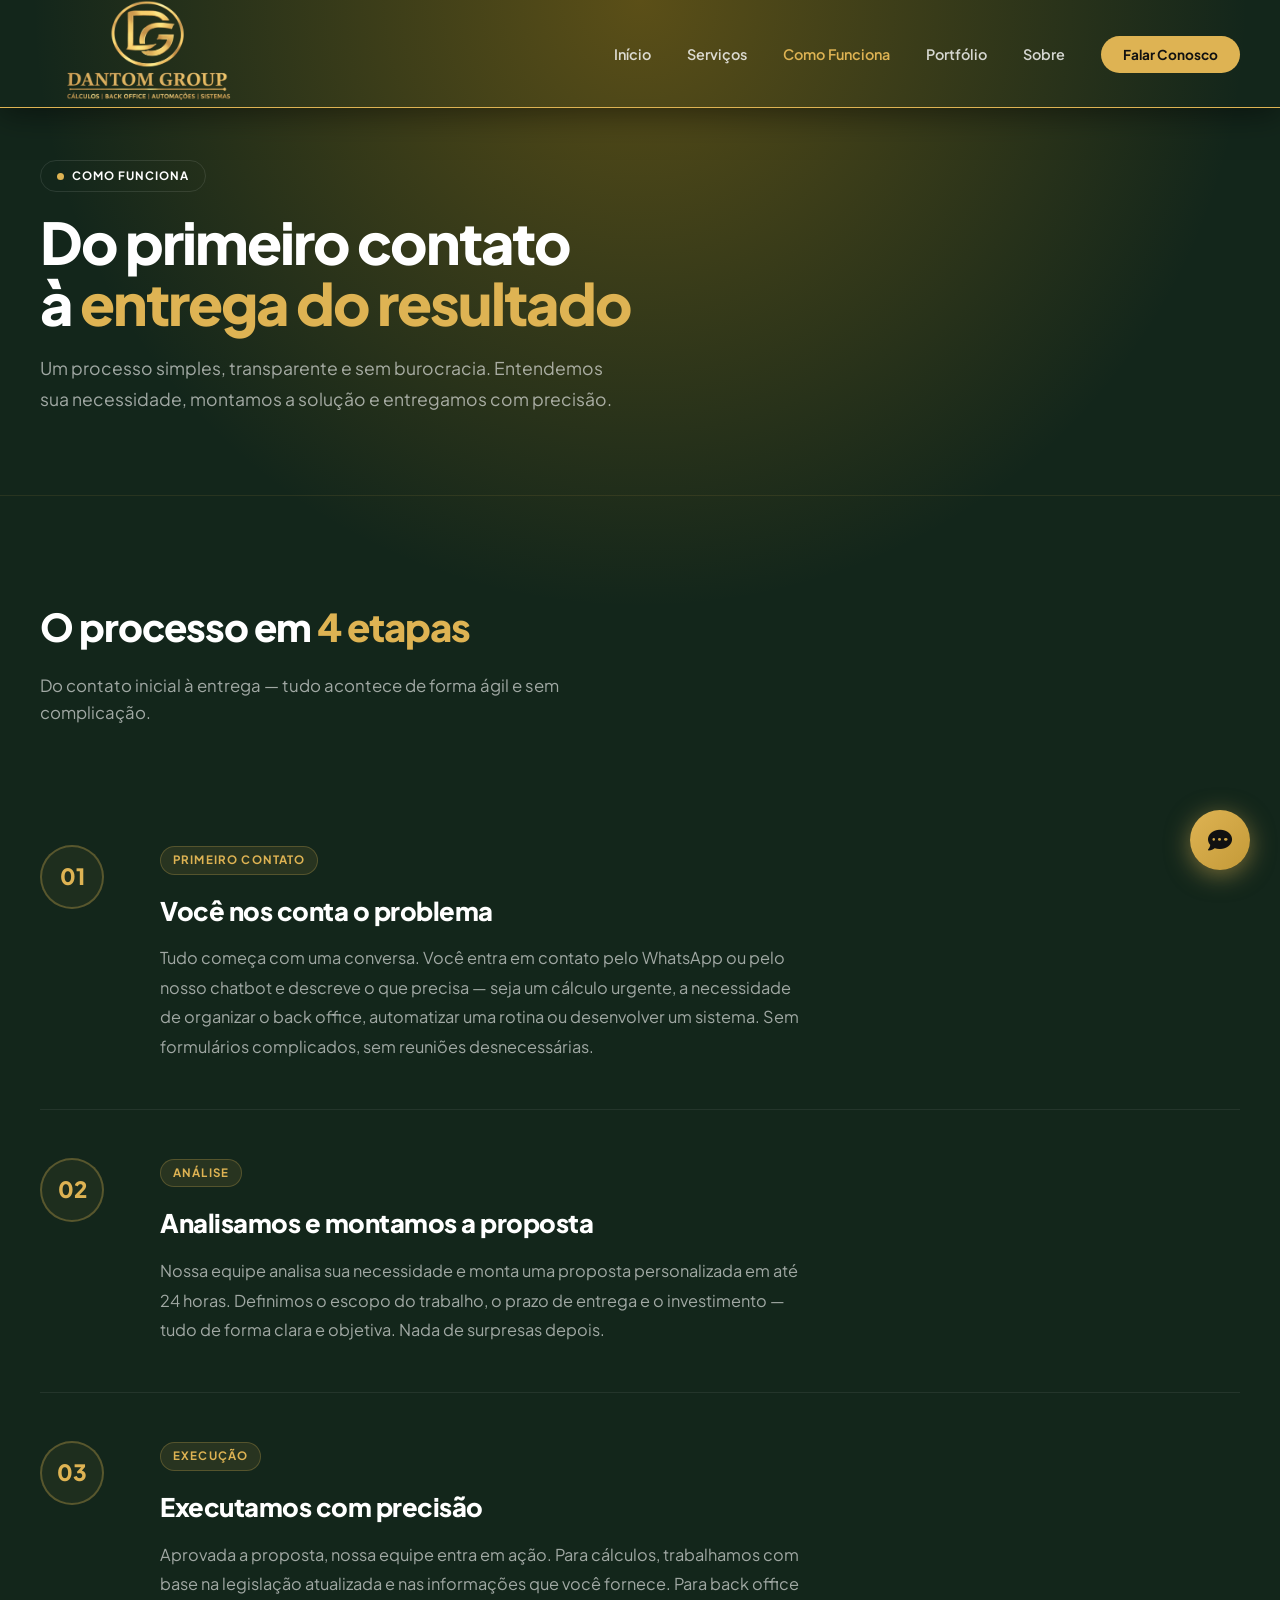
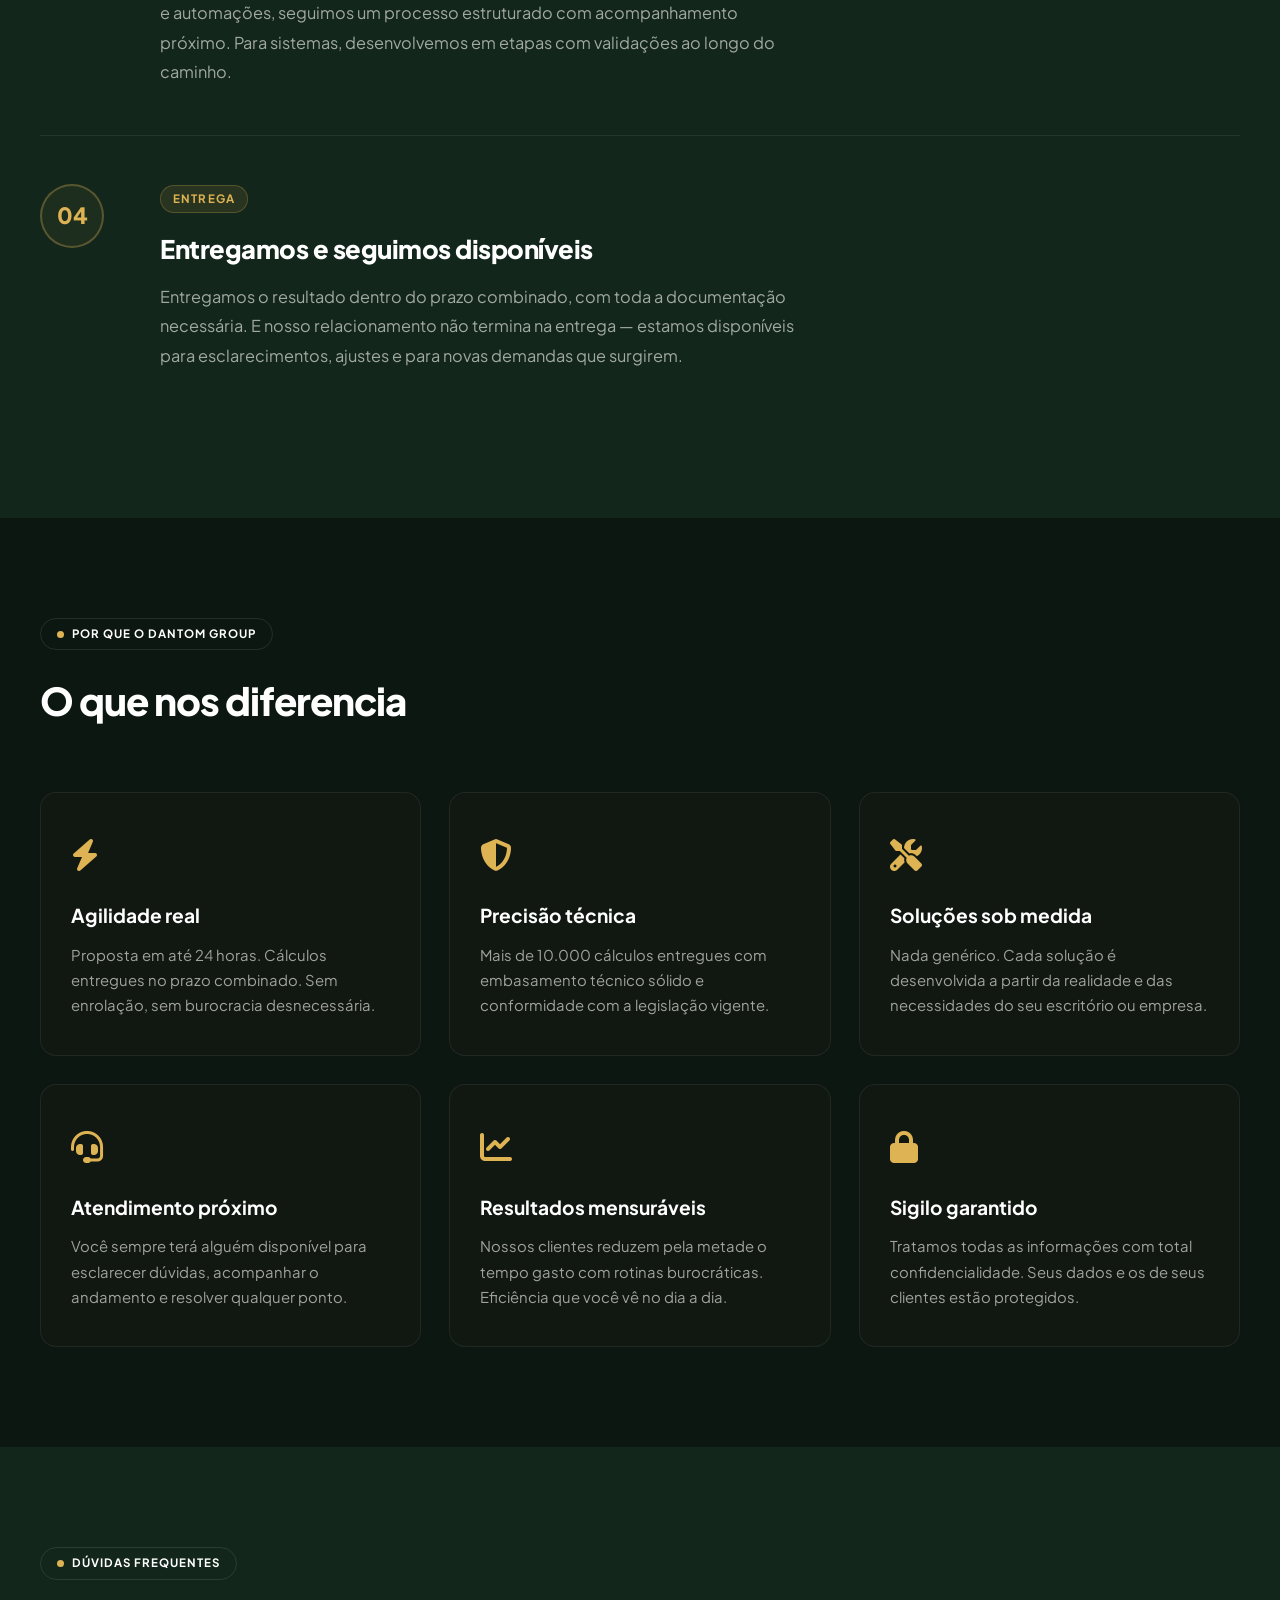
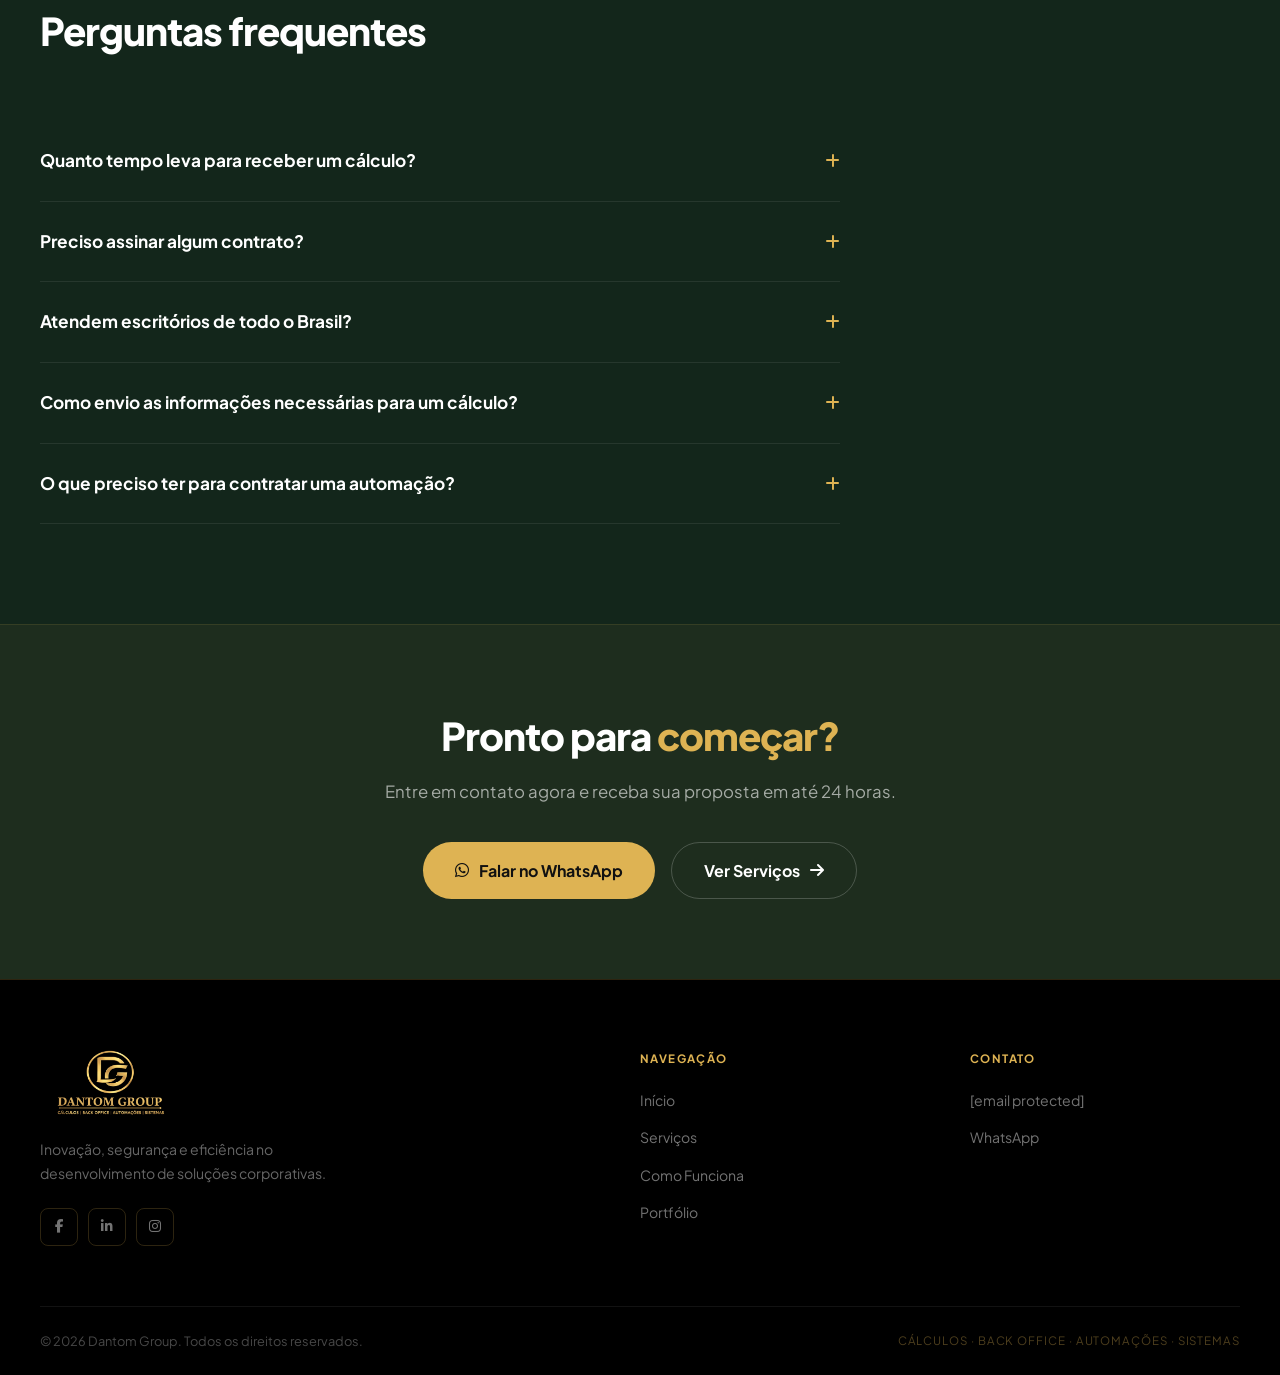
<file: como-funciona.html>
<!DOCTYPE html>
<html lang="pt-BR">
<head>
    <meta charset="UTF-8">
    <meta name="viewport" content="width=device-width, initial-scale=1.0">
    <title>Como Funciona — Dantom Group</title>
    <link rel="preconnect" href="https://fonts.googleapis.com">
    <link href="https://fonts.googleapis.com/css2?family=Plus+Jakarta+Sans:wght@400;500;600;700;800&display=swap" rel="stylesheet">
    <link rel="stylesheet" href="https://cdnjs.cloudflare.com/ajax/libs/font-awesome/6.4.0/css/all.min.css">
    <link rel="stylesheet" href="shared.css">
    <style>
        .page-hero { padding:160px 0 80px; border-bottom:1px solid rgba(222,179,83,0.1); }
        .page-hero h1 { font-size:clamp(2.8rem,4.5vw,4.5rem); font-weight:800; letter-spacing:-2px; line-height:1.05; margin-bottom:20px; }
        .page-hero p { color:var(--text-muted); font-size:1.1rem; max-width:580px; line-height:1.75; }

        /* ETAPAS */
        .steps-section { padding:100px 0; }
        .steps-section h2 { font-size:clamp(2rem,3vw,3rem); font-weight:800; letter-spacing:-1px; margin-bottom:16px; }
        .steps-section .sub { color:var(--text-muted); font-size:1.05rem; margin-bottom:70px; max-width:520px; }

        .steps-list { display:flex; flex-direction:column; gap:0; }
        .step-item {
            display:grid; grid-template-columns:80px 1fr;
            gap:40px; padding:48px 0;
            border-bottom:1px solid rgba(255,255,255,0.07);
            align-items:start;
        }
        .step-item:last-child { border-bottom:none; }
        .step-number {
            width:64px; height:64px;
            border-radius:50%; border:2px solid rgba(222,179,83,0.3);
            display:flex; align-items:center; justify-content:center;
            font-size:1.4rem; font-weight:800; color:var(--primary);
            flex-shrink:0; background:rgba(222,179,83,0.06);
        }
        .step-content h3 { font-size:1.6rem; font-weight:800; margin-bottom:12px; letter-spacing:-0.5px; }
        .step-content p { color:var(--text-muted); font-size:1.02rem; line-height:1.8; max-width:640px; }
        .step-content .step-tag {
            display:inline-block; background:rgba(222,179,83,0.1);
            border:1px solid rgba(222,179,83,0.25); color:var(--primary);
            font-size:0.72rem; font-weight:700; letter-spacing:0.1em;
            text-transform:uppercase; padding:4px 12px; border-radius:50px;
            margin-bottom:16px;
        }

        /* DIFERENCIAIS */
        .diff-section { padding:100px 0; background:rgba(0,0,0,0.4); }
        .diff-section h2 { font-size:clamp(2rem,3vw,3rem); font-weight:800; letter-spacing:-1px; margin-bottom:60px; }
        .diff-grid { display:grid; grid-template-columns:repeat(3,1fr); gap:28px; }
        .diff-card {
            background:var(--bg-card); border:1px solid rgba(255,255,255,0.07);
            border-radius:16px; padding:36px 30px;
            transition:border-color .3s, transform .3s;
        }
        .diff-card:hover { border-color:rgba(222,179,83,0.3); transform:translateY(-4px); }
        .diff-icon { font-size:2rem; color:var(--primary); margin-bottom:20px; }
        .diff-card h3 { font-size:1.2rem; font-weight:700; margin-bottom:12px; }
        .diff-card p { color:var(--text-muted); font-size:0.93rem; line-height:1.7; }

        /* FAQ */
        .faq-section { padding:100px 0; }
        .faq-section h2 { font-size:clamp(2rem,3vw,3rem); font-weight:800; letter-spacing:-1px; margin-bottom:60px; }
        .faq-list { display:flex; flex-direction:column; max-width:800px; }
        .faq-item { border-bottom:1px solid rgba(255,255,255,0.08); }
        .faq-header { display:flex; justify-content:space-between; align-items:center; padding:26px 0; cursor:pointer; }
        .faq-header h3 { font-size:1.08rem; font-weight:700; }
        .faq-icon { color:var(--primary); font-size:1rem; transition:transform .3s; flex-shrink:0; margin-left:20px; }
        .faq-item.open .faq-icon { transform:rotate(45deg); }
        .faq-body { max-height:0; overflow:hidden; transition:max-height .4s ease; }
        .faq-item.open .faq-body { max-height:300px; }
        .faq-body p { color:var(--text-muted); font-size:0.97rem; line-height:1.75; padding-bottom:24px; }

        /* CTA */
        .cta-strip { background:rgba(222,179,83,0.05); border-top:1px solid rgba(222,179,83,0.12); padding:80px 0; text-align:center; }
        .cta-strip h2 { font-size:clamp(1.8rem,3vw,3rem); font-weight:800; margin-bottom:12px; letter-spacing:-1px; }
        .cta-strip p { color:var(--text-muted); margin-bottom:36px; font-size:1.05rem; }
        .cta-btns { display:flex; gap:16px; justify-content:center; flex-wrap:wrap; }

        @media(max-width:768px){
            .diff-grid { grid-template-columns:1fr; }
            .step-item { grid-template-columns:1fr; gap:16px; }
        }
    </style>
</head>
<body>

<header id="main-header">
    <nav class="container header-content">
        <a href="index.html" class="logo"><img src="logo-dantom-group.png" alt="Dantom Group"></a>
        <ul class="nav-links" id="mobile-menu">
            <li><a href="index.html">Início</a></li>
            <li><a href="servicos.html">Serviços</a></li>
            <li><a href="como-funciona.html" class="active">Como Funciona</a></li>
            <li><a href="portfolio.html">Portfólio</a></li>
            <li><a href="index.html#about">Sobre</a></li>
            <li><a href="https://wa.me/5511999999999" target="_blank" class="nav-cta">Falar Conosco</a></li>
        </ul>
        <div class="menu-toggle" onclick="document.getElementById('mobile-menu').classList.toggle('active')">
            <i class="fa-solid fa-bars"></i>
        </div>
    </nav>
</header>

<section class="page-hero">
    <div class="container">
        <div class="pill-tag"><div class="dot"></div> COMO FUNCIONA</div>
        <h1>Do primeiro contato<br>à <span style="color:var(--primary);">entrega do resultado</span></h1>
        <p>Um processo simples, transparente e sem burocracia. Entendemos sua necessidade, montamos a solução e entregamos com precisão.</p>
    </div>
</section>

<!-- ETAPAS -->
<section class="steps-section">
    <div class="container">
        <h2>O processo em <span style="color:var(--primary);">4 etapas</span></h2>
        <p class="sub">Do contato inicial à entrega — tudo acontece de forma ágil e sem complicação.</p>

        <div class="steps-list">
            <div class="step-item">
                <div class="step-number">01</div>
                <div class="step-content">
                    <span class="step-tag">Primeiro contato</span>
                    <h3>Você nos conta o problema</h3>
                    <p>Tudo começa com uma conversa. Você entra em contato pelo WhatsApp ou pelo nosso chatbot e descreve o que precisa — seja um cálculo urgente, a necessidade de organizar o back office, automatizar uma rotina ou desenvolver um sistema. Sem formulários complicados, sem reuniões desnecessárias.</p>
                </div>
            </div>

            <div class="step-item">
                <div class="step-number">02</div>
                <div class="step-content">
                    <span class="step-tag">Análise</span>
                    <h3>Analisamos e montamos a proposta</h3>
                    <p>Nossa equipe analisa sua necessidade e monta uma proposta personalizada em até 24 horas. Definimos o escopo do trabalho, o prazo de entrega e o investimento — tudo de forma clara e objetiva. Nada de surpresas depois.</p>
                </div>
            </div>

            <div class="step-item">
                <div class="step-number">03</div>
                <div class="step-content">
                    <span class="step-tag">Execução</span>
                    <h3>Executamos com precisão</h3>
                    <p>Aprovada a proposta, nossa equipe entra em ação. Para cálculos, trabalhamos com base na legislação atualizada e nas informações que você fornece. Para back office e automações, seguimos um processo estruturado com acompanhamento próximo. Para sistemas, desenvolvemos em etapas com validações ao longo do caminho.</p>
                </div>
            </div>

            <div class="step-item">
                <div class="step-number">04</div>
                <div class="step-content">
                    <span class="step-tag">Entrega</span>
                    <h3>Entregamos e seguimos disponíveis</h3>
                    <p>Entregamos o resultado dentro do prazo combinado, com toda a documentação necessária. E nosso relacionamento não termina na entrega — estamos disponíveis para esclarecimentos, ajustes e para novas demandas que surgirem.</p>
                </div>
            </div>
        </div>
    </div>
</section>

<!-- DIFERENCIAIS -->
<section class="diff-section">
    <div class="container">
        <div class="pill-tag"><div class="dot"></div> POR QUE O DANTOM GROUP</div>
        <h2>O que nos diferencia</h2>
        <div class="diff-grid">
            <div class="diff-card">
                <div class="diff-icon"><i class="fa-solid fa-bolt"></i></div>
                <h3>Agilidade real</h3>
                <p>Proposta em até 24 horas. Cálculos entregues no prazo combinado. Sem enrolação, sem burocracia desnecessária.</p>
            </div>
            <div class="diff-card">
                <div class="diff-icon"><i class="fa-solid fa-shield-halved"></i></div>
                <h3>Precisão técnica</h3>
                <p>Mais de 10.000 cálculos entregues com embasamento técnico sólido e conformidade com a legislação vigente.</p>
            </div>
            <div class="diff-card">
                <div class="diff-icon"><i class="fa-solid fa-screwdriver-wrench"></i></div>
                <h3>Soluções sob medida</h3>
                <p>Nada genérico. Cada solução é desenvolvida a partir da realidade e das necessidades do seu escritório ou empresa.</p>
            </div>
            <div class="diff-card">
                <div class="diff-icon"><i class="fa-solid fa-headset"></i></div>
                <h3>Atendimento próximo</h3>
                <p>Você sempre terá alguém disponível para esclarecer dúvidas, acompanhar o andamento e resolver qualquer ponto.</p>
            </div>
            <div class="diff-card">
                <div class="diff-icon"><i class="fa-solid fa-chart-line"></i></div>
                <h3>Resultados mensuráveis</h3>
                <p>Nossos clientes reduzem pela metade o tempo gasto com rotinas burocráticas. Eficiência que você vê no dia a dia.</p>
            </div>
            <div class="diff-card">
                <div class="diff-icon"><i class="fa-solid fa-lock"></i></div>
                <h3>Sigilo garantido</h3>
                <p>Tratamos todas as informações com total confidencialidade. Seus dados e os de seus clientes estão protegidos.</p>
            </div>
        </div>
    </div>
</section>

<!-- FAQ -->
<section class="faq-section">
    <div class="container">
        <div class="pill-tag"><div class="dot"></div> DÚVIDAS FREQUENTES</div>
        <h2>Perguntas frequentes</h2>
        <div class="faq-list">
            <div class="faq-item">
                <div class="faq-header">
                    <h3>Quanto tempo leva para receber um cálculo?</h3>
                    <i class="fa-solid fa-plus faq-icon"></i>
                </div>
                <div class="faq-body"><p>Depende da complexidade. Cálculos simples são entregues em até 24 horas. Cálculos mais elaborados, como liquidações de sentença complexas, podem levar de 2 a 5 dias úteis. O prazo exato é definido na proposta.</p></div>
            </div>
            <div class="faq-item">
                <div class="faq-header">
                    <h3>Preciso assinar algum contrato?</h3>
                    <i class="fa-solid fa-plus faq-icon"></i>
                </div>
                <div class="faq-body"><p>Para serviços pontuais como cálculos avulsos, geralmente não. Para serviços recorrentes como back office e automações, formalizamos um acordo simples que protege as duas partes.</p></div>
            </div>
            <div class="faq-item">
                <div class="faq-header">
                    <h3>Atendem escritórios de todo o Brasil?</h3>
                    <i class="fa-solid fa-plus faq-icon"></i>
                </div>
                <div class="faq-body"><p>Sim. Nosso atendimento é 100% remoto e atendemos escritórios e empresas em todo o território nacional. A distância não é um obstáculo.</p></div>
            </div>
            <div class="faq-item">
                <div class="faq-header">
                    <h3>Como envio as informações necessárias para um cálculo?</h3>
                    <i class="fa-solid fa-plus faq-icon"></i>
                </div>
                <div class="faq-body"><p>Pelo WhatsApp, e-mail ou qualquer plataforma de sua preferência. Nossa equipe orienta exatamente quais documentos e informações são necessários para cada tipo de cálculo.</p></div>
            </div>
            <div class="faq-item">
                <div class="faq-header">
                    <h3>O que preciso ter para contratar uma automação?</h3>
                    <i class="fa-solid fa-plus faq-icon"></i>
                </div>
                <div class="faq-body"><p>Basta descrever o processo que você quer automatizar. Nossa equipe faz o levantamento técnico e te orienta sobre tudo o que é necessário. Você não precisa ter conhecimento técnico.</p></div>
            </div>
        </div>
    </div>
</section>

<!-- CTA -->
<section class="cta-strip">
    <div class="container">
        <h2>Pronto para <span style="color:var(--primary);">começar?</span></h2>
        <p>Entre em contato agora e receba sua proposta em até 24 horas.</p>
        <div class="cta-btns">
            <a href="https://wa.me/5511999999999" target="_blank" class="btn btn-primary"><i class="fa-brands fa-whatsapp"></i> Falar no WhatsApp</a>
            <a href="servicos.html" class="btn btn-outline">Ver Serviços <i class="fa-solid fa-arrow-right"></i></a>
        </div>
    </div>
</section>

<footer class="site-footer">
    <div class="container">
        <div class="footer-grid">
            <div>
                <img src="logo-dantom-group.png" alt="Dantom Group" class="footer-logo">
                <p class="footer-desc">Inovação, segurança e eficiência no desenvolvimento de soluções corporativas.</p>
                <div class="footer-socials">
                    <a href="#"><i class="fa-brands fa-facebook-f"></i></a>
                    <a href="#"><i class="fa-brands fa-linkedin-in"></i></a>
                    <a href="#"><i class="fa-brands fa-instagram"></i></a>
                </div>
            </div>
            <div class="footer-col">
                <h4>Navegação</h4>
                <ul>
                    <li><a href="index.html">Início</a></li>
                    <li><a href="servicos.html">Serviços</a></li>
                    <li><a href="como-funciona.html">Como Funciona</a></li>
                    <li><a href="portfolio.html">Portfólio</a></li>
                </ul>
            </div>
            <div class="footer-col">
                <h4>Contato</h4>
                <ul>
                    <li><a href="/cdn-cgi/l/email-protection#41222e2f3520352e0125202f352e2c26332e34316f222e2c6f2333"><span class="__cf_email__" data-cfemail="8be8e4e5ffeaffe4cbefeae5ffe4e6ecf9e4fefba5e8e4e6a5e9f9">[email&#160;protected]</span></a></li>
                    <li><a href="https://wa.me/5511999999999" target="_blank">WhatsApp</a></li>
                </ul>
            </div>
        </div>
        <div class="footer-bottom">
            <p>© 2026 Dantom Group. Todos os direitos reservados.</p>
            <span>Cálculos · Back Office · Automações · Sistemas</span>
        </div>
    </div>
</footer>

<div id="chatbot-widget">
    <div id="chatbot-window">
        <div class="chat-header">
            <div class="chat-header-left">
                <div class="chat-avatar-badge">DG</div>
                <div class="chat-header-info"><h3>Dantom AI</h3><small>Online agora</small></div>
            </div>
            <i class="fa-solid fa-xmark close-btn" id="chat-close-btn"></i>
        </div>
        <div class="chat-messages" id="chat-box"></div>
        <div class="chat-input-area">
            <input type="text" id="chat-input" placeholder="Digite sua resposta...">
            <button id="chat-send-btn"><i class="fa-solid fa-paper-plane"></i></button>
        </div>
    </div>
    <button id="chatbot-btn"><i class="fa-solid fa-comment-dots"></i></button>
</div>

<script>
window.addEventListener('scroll',function(){ document.getElementById('main-header').classList.toggle('scrolled',window.scrollY>40); });
// FAQ
document.querySelectorAll('.faq-header').forEach(function(h){
    h.addEventListener('click',function(){
        var item=h.parentElement, open=item.classList.contains('open');
        document.querySelectorAll('.faq-item').forEach(function(f){ f.classList.remove('open'); f.querySelector('.faq-icon').className='fa-solid fa-plus faq-icon'; });
        if(!open){ item.classList.add('open'); item.querySelector('.faq-icon').className='fa-solid fa-minus faq-icon'; }
    });
});
// Chatbot
var chatState=0,userData={nome:'',interesse:'',empresa:''};
var chatBox=document.getElementById('chat-box'),chatInput=document.getElementById('chat-input'),chatWin=document.getElementById('chatbot-window');
function toggleChat(){ chatWin.classList.toggle('active'); if(chatState===0&&chatWin.classList.contains('active')){ chatState=1; setTimeout(function(){ addMsg('bot','Olá! Sou o assistente da <strong>Dantom Group</strong>. Qual é o seu nome?'); },300); } }
function addMsg(s,t){ var d=document.createElement('div'); d.className='msg '+s; d.innerHTML=t; chatBox.appendChild(d); chatBox.scrollTop=chatBox.scrollHeight; }
function processInput(){ var t=chatInput.value.trim(); if(!t)return; addMsg('user',t); chatInput.value=''; setTimeout(function(){ reply(t); },600); }
function reply(t){
    if(chatState===1){ userData.nome=t; chatState=2; addMsg('bot','Prazer, <strong>'+t+'</strong>! O que precisa?<br><br><b>1</b> - Cálculos<br><b>2</b> - Back Office<br><b>3</b> - Automação RPA<br><b>4</b> - Sistemas'); }
    else if(chatState===2){ var m={'1':'Cálculos Trabalhistas','2':'Back Office Jurídico','3':'Automação RPA','4':'Sistemas sob Medida'}; if(m[t]){ userData.interesse=m[t]; chatState=3; addMsg('bot','Você representa alguma empresa?'); } else addMsg('bot','Digite 1, 2, 3 ou 4.'); }
    else if(chatState===3){ userData.empresa=(/n[ãa]o/i.test(t))?'':t; addMsg('bot','Conectando ao WhatsApp... ✅'); chatState=4; setTimeout(function(){ var msg='Olá, me chamo '+userData.nome+'%0ATenho interesse em '+userData.interesse; if(userData.empresa) msg+='%0AVim da empresa '+userData.empresa; window.open('https://wa.me/5511999999999?text='+msg,'_blank'); },1500); }
}
document.getElementById('chatbot-btn').addEventListener('click', toggleChat);
document.getElementById('chat-close-btn').addEventListener('click', toggleChat);
document.getElementById('chat-send-btn').addEventListener('click', processInput);
document.getElementById('chat-input').addEventListener('keypress', function(e){ if(e.key==='Enter') processInput(); });
</script>
</body>
</html>
</file>
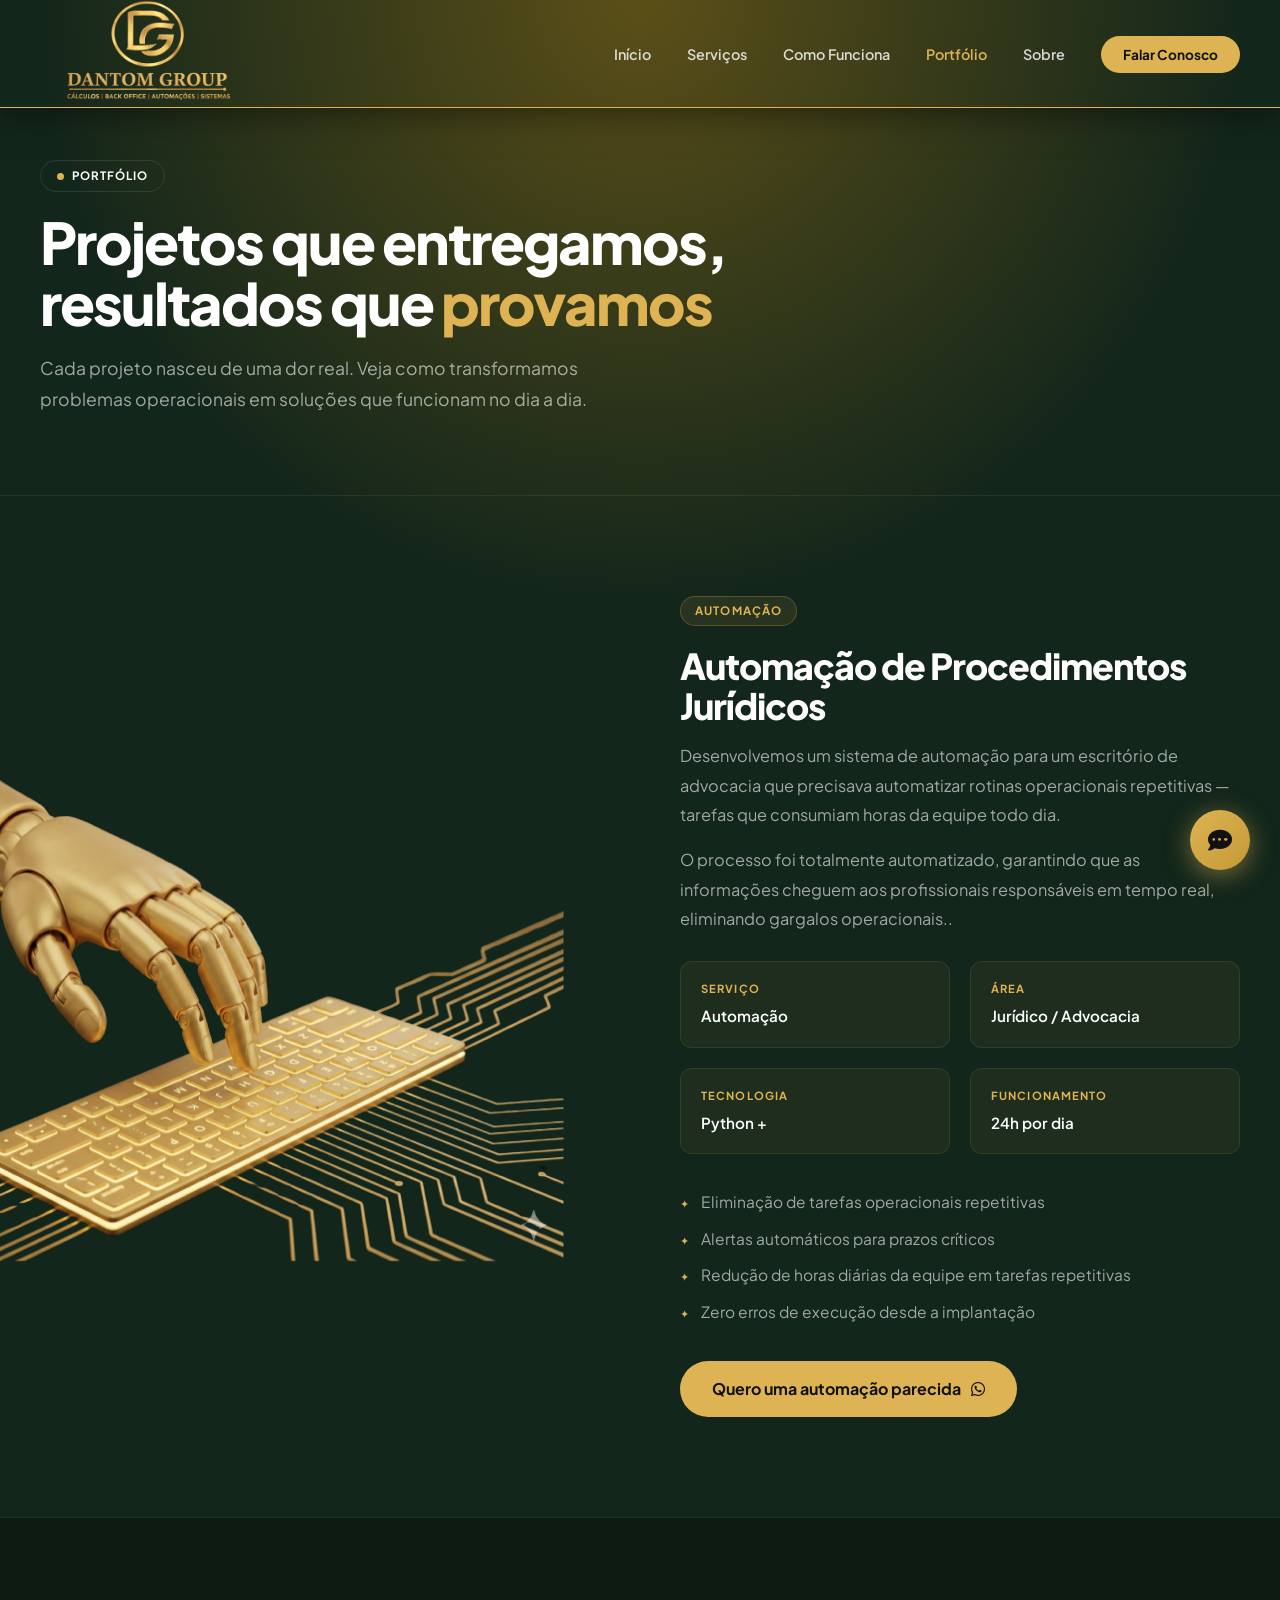
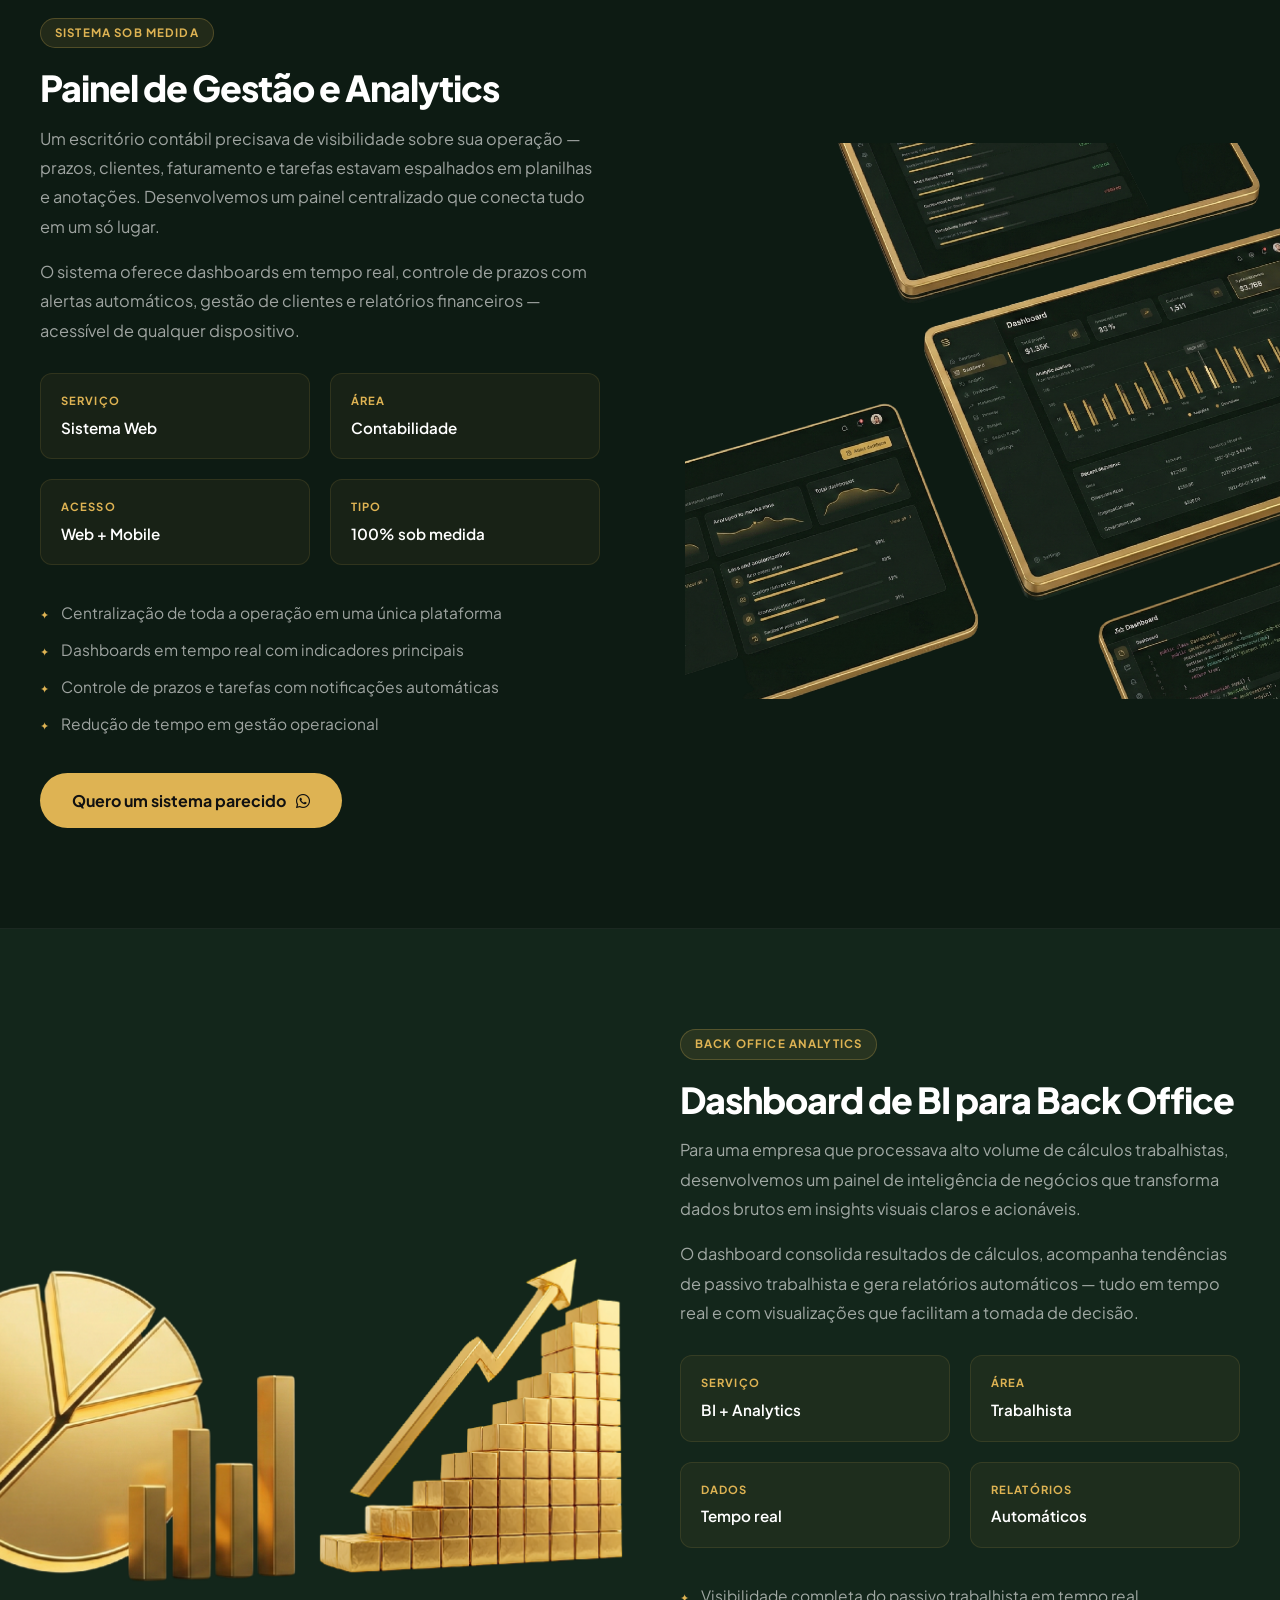
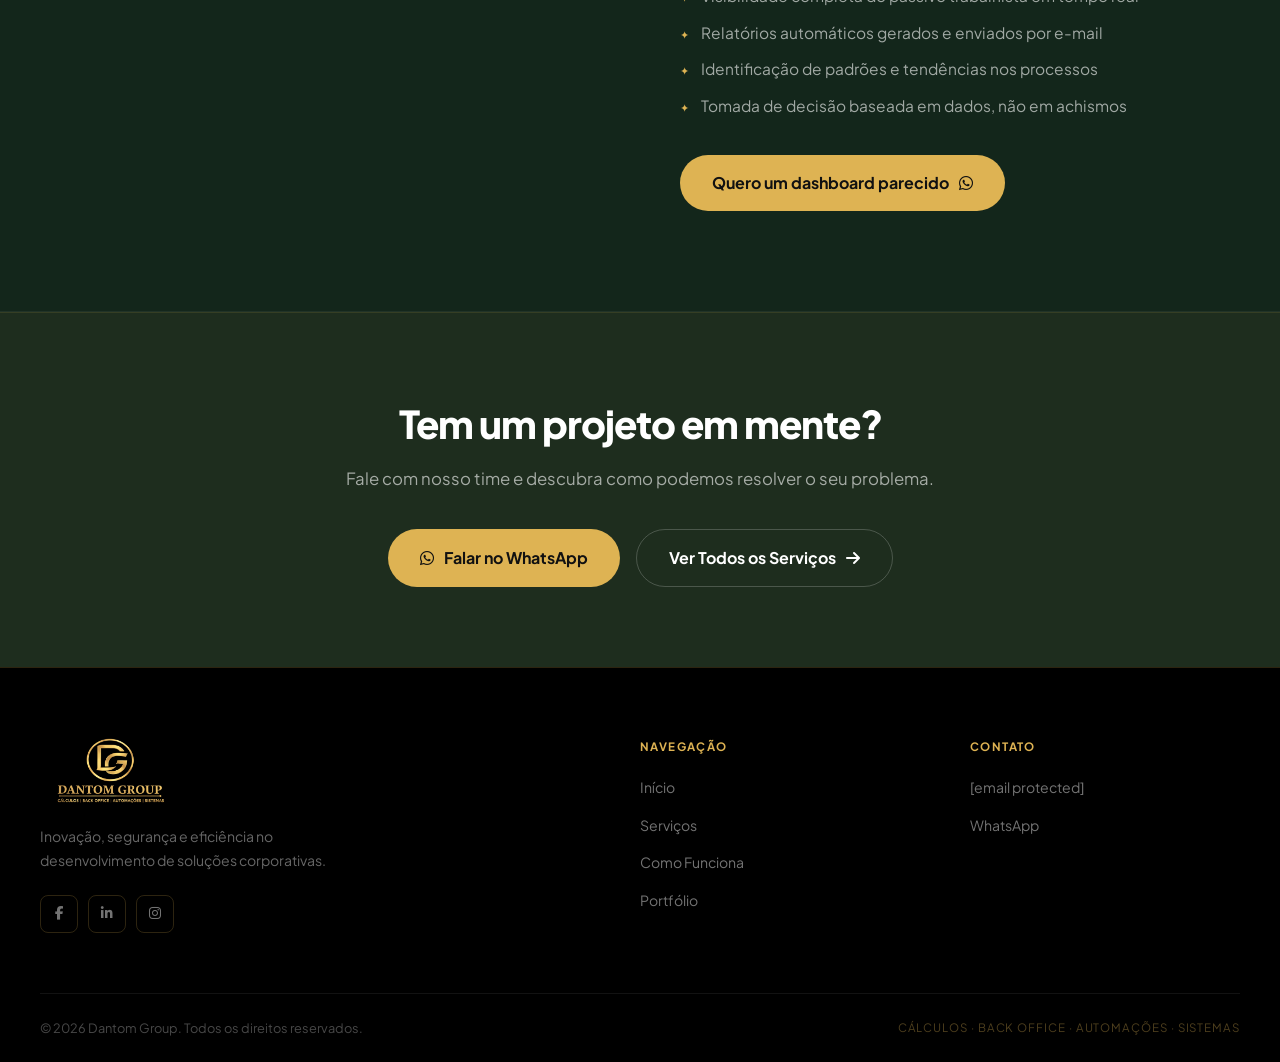
<file: portfolio.html>
<!DOCTYPE html>
<html lang="pt-BR">
<head>
    <meta charset="UTF-8">
    <meta name="viewport" content="width=device-width, initial-scale=1.0">
    <title>Portfólio — Dantom Group</title>
    <link rel="preconnect" href="https://fonts.googleapis.com">
    <link href="https://fonts.googleapis.com/css2?family=Plus+Jakarta+Sans:wght@400;500;600;700;800&display=swap" rel="stylesheet">
    <link rel="stylesheet" href="https://cdnjs.cloudflare.com/ajax/libs/font-awesome/6.4.0/css/all.min.css">
    <link rel="stylesheet" href="shared.css">
    <style>
        .page-hero { padding:160px 0 80px; border-bottom:1px solid rgba(222,179,83,0.1); }
        .page-hero h1 { font-size:clamp(2.8rem,4.5vw,4.5rem); font-weight:800; letter-spacing:-2px; line-height:1.05; margin-bottom:20px; }
        .page-hero p { color:var(--text-muted); font-size:1.1rem; max-width:580px; line-height:1.75; }

        /* PROJETO COMPLETO */
        .project-section { padding:100px 0; border-bottom:1px solid rgba(255,255,255,0.06); }
        .project-section:last-of-type { border-bottom:none; }
        .project-grid { display:grid; grid-template-columns:1fr 1fr; gap:80px; align-items:center; }
        .project-grid.reverse { direction:rtl; }
        .project-grid.reverse > * { direction:ltr; }

        .project-img {
            border-radius:20px; overflow:visible;
            width:130%;
            display:flex; align-items:center; justify-content:center;
            background:transparent;
        }
        .project-img img {
            width:100%; height:auto;
            object-fit:contain; object-position:center;
            display:block; transition:transform .5s;
        }
        .project-img:hover img { transform:scale(1.04); }

        .project-tag {
            display:inline-block; background:rgba(222,179,83,0.1);
            border:1px solid rgba(222,179,83,0.25); color:var(--primary);
            font-size:0.72rem; font-weight:700; letter-spacing:0.1em;
            text-transform:uppercase; padding:5px 14px; border-radius:50px; margin-bottom:20px;
        }
        .project-content h2 { font-size:clamp(1.8rem,2.8vw,2.6rem); font-weight:800; letter-spacing:-1px; margin-bottom:16px; line-height:1.1; }
        .project-content p { color:var(--text-muted); font-size:1.02rem; line-height:1.8; margin-bottom:16px; }

        .project-details { display:grid; grid-template-columns:1fr 1fr; gap:20px; margin:28px 0 36px; }
        .detail-item { background:rgba(222,179,83,0.05); border:1px solid rgba(222,179,83,0.12); border-radius:12px; padding:18px 20px; }
        .detail-label { font-size:0.7rem; font-weight:700; letter-spacing:0.1em; text-transform:uppercase; color:var(--primary); margin-bottom:6px; }
        .detail-value { font-size:0.95rem; font-weight:600; }

        .project-results { list-style:none; display:flex; flex-direction:column; gap:12px; margin:24px 0 36px; }
        .project-results li { display:flex; align-items:flex-start; gap:12px; font-size:0.97rem; color:var(--text-muted); line-height:1.6; }
        .project-results li::before { content:'✦'; color:var(--primary); flex-shrink:0; font-size:0.7rem; margin-top:5px; }

        /* CTA */
        .cta-strip { background:rgba(222,179,83,0.05); border-top:1px solid rgba(222,179,83,0.12); padding:80px 0; text-align:center; }
        .cta-strip h2 { font-size:clamp(1.8rem,3vw,3rem); font-weight:800; margin-bottom:12px; letter-spacing:-1px; }
        .cta-strip p { color:var(--text-muted); margin-bottom:36px; font-size:1.05rem; }
        .cta-btns { display:flex; gap:16px; justify-content:center; flex-wrap:wrap; }

        @media(max-width:968px){
            .project-grid { grid-template-columns:1fr; gap:40px; }
            .project-grid.reverse { direction:ltr; }
            .project-details { grid-template-columns:1fr; }
        }
    </style>
</head>
<body>

<header id="main-header">
    <nav class="container header-content">
        <a href="index.html" class="logo"><img src="logo-dantom-group.png" alt="Dantom Group"></a>
        <ul class="nav-links" id="mobile-menu">
            <li><a href="index.html">Início</a></li>
            <li><a href="servicos.html">Serviços</a></li>
            <li><a href="como-funciona.html">Como Funciona</a></li>
            <li><a href="portfolio.html" class="active">Portfólio</a></li>
            <li><a href="index.html#about">Sobre</a></li>
            <li><a href="https://wa.me/5511999999999" target="_blank" class="nav-cta">Falar Conosco</a></li>
        </ul>
        <div class="menu-toggle" onclick="document.getElementById('mobile-menu').classList.toggle('active')">
            <i class="fa-solid fa-bars"></i>
        </div>
    </nav>
</header>

<section class="page-hero">
    <div class="container">
        <div class="pill-tag"><div class="dot"></div> PORTFÓLIO</div>
        <h1>Projetos que entregamos,<br>resultados que <span style="color:var(--primary);">provamos</span></h1>
        <p>Cada projeto nasceu de uma dor real. Veja como transformamos problemas operacionais em soluções que funcionam no dia a dia.</p>
    </div>
</section>

<!-- PROJETO 1: AUTOMAÇÃO  -->
<section class="project-section" id="automacao">
    <div class="container project-grid">
        <div class="project-img" style="width:250%;margin-left:-95%;overflow:visible;">
            <img src="portfolio_1.png.png" alt="Automação " style="width:100%;height:auto;background:transparent;">
        </div>
        <div class="project-content">
            <span class="project-tag">Automação </span>
            <h2>Automação de Procedimentos Jurídicos</h2>
            <p>Desenvolvemos um sistema de automação para um escritório de advocacia que precisava automatizar rotinas operacionais repetitivas — tarefas que consumiam horas da equipe todo dia.</p>
            <p>O processo foi totalmente automatizado, garantindo que as informações cheguem aos profissionais responsáveis em tempo real, eliminando gargalos operacionais..</p>

            <div class="project-details">
                <div class="detail-item">
                    <div class="detail-label">Serviço</div>
                    <div class="detail-value">Automação </div>
                </div>
                <div class="detail-item">
                    <div class="detail-label">Área</div>
                    <div class="detail-value">Jurídico / Advocacia</div>
                </div>
                <div class="detail-item">
                    <div class="detail-label">Tecnologia</div>
                    <div class="detail-value">Python + </div>
                </div>
                <div class="detail-item">
                    <div class="detail-label">Funcionamento</div>
                    <div class="detail-value">24h por dia</div>
                </div>
            </div>

            <ul class="project-results">
                <li>Eliminação de tarefas operacionais repetitivas</li>
                <li>Alertas automáticos para prazos críticos</li>
                <li>Redução de horas diárias da equipe em tarefas repetitivas</li>
                <li>Zero erros de execução desde a implantação</li>
            </ul>

            <a href="https://wa.me/5511999999999?text=Olá, vi o projeto de Automação  no portfólio e tenho interesse" target="_blank" class="btn btn-primary">Quero uma automação parecida <i class="fa-brands fa-whatsapp"></i></a>
        </div>
    </div>
</section>

<!-- PROJETO 2: SISTEMA ERP -->
<section class="project-section" id="sistema-erp" style="background:rgba(0,0,0,0.3);">
    <div class="container project-grid reverse">
        <div class="project-img" style="width:260%;margin-right:-115%;overflow:visible;">
            <img src="portfolio_2.png.png" alt="Sistema ERP" style="width:100%;height:auto;background:transparent;">
        </div>
        <div class="project-content">
            <span class="project-tag">Sistema sob Medida</span>
            <h2>Painel de Gestão e Analytics</h2>
            <p>Um escritório contábil precisava de visibilidade sobre sua operação — prazos, clientes, faturamento e tarefas estavam espalhados em planilhas e anotações. Desenvolvemos um painel centralizado que conecta tudo em um só lugar.</p>
            <p>O sistema oferece dashboards em tempo real, controle de prazos com alertas automáticos, gestão de clientes e relatórios financeiros — acessível de qualquer dispositivo.</p>

            <div class="project-details">
                <div class="detail-item">
                    <div class="detail-label">Serviço</div>
                    <div class="detail-value">Sistema Web</div>
                </div>
                <div class="detail-item">
                    <div class="detail-label">Área</div>
                    <div class="detail-value">Contabilidade</div>
                </div>
                <div class="detail-item">
                    <div class="detail-label">Acesso</div>
                    <div class="detail-value">Web + Mobile</div>
                </div>
                <div class="detail-item">
                    <div class="detail-label">Tipo</div>
                    <div class="detail-value">100% sob medida</div>
                </div>
            </div>

            <ul class="project-results">
                <li>Centralização de toda a operação em uma única plataforma</li>
                <li>Dashboards em tempo real com indicadores principais</li>
                <li>Controle de prazos e tarefas com notificações automáticas</li>
                <li>Redução de tempo em gestão operacional</li>
            </ul>

            <a href="https://wa.me/5511999999999?text=Olá, vi o projeto de Sistema ERP no portfólio e tenho interesse" target="_blank" class="btn btn-primary">Quero um sistema parecido <i class="fa-brands fa-whatsapp"></i></a>
        </div>
    </div>
</section>

<!-- PROJETO 3: DASHBOARD BI -->
<section class="project-section" id="dashboard-bi">
    <div class="container project-grid">
        <div class="project-img" style="width:250%;margin-left:-80%;overflow:visible;">
            <img src="portfolio_3.png.png" alt="Dashboard BI" style="width:100%;height:auto;background:transparent;">
        </div>
        <div class="project-content">
            <span class="project-tag">Back Office Analytics</span>
            <h2>Dashboard de BI para Back Office</h2>
            <p>Para uma empresa que processava alto volume de cálculos trabalhistas, desenvolvemos um painel de inteligência de negócios que transforma dados brutos em insights visuais claros e acionáveis.</p>
            <p>O dashboard consolida resultados de cálculos, acompanha tendências de passivo trabalhista e gera relatórios automáticos — tudo em tempo real e com visualizações que facilitam a tomada de decisão.</p>

            <div class="project-details">
                <div class="detail-item">
                    <div class="detail-label">Serviço</div>
                    <div class="detail-value">BI + Analytics</div>
                </div>
                <div class="detail-item">
                    <div class="detail-label">Área</div>
                    <div class="detail-value">Trabalhista</div>
                </div>
                <div class="detail-item">
                    <div class="detail-label">Dados</div>
                    <div class="detail-value">Tempo real</div>
                </div>
                <div class="detail-item">
                    <div class="detail-label">Relatórios</div>
                    <div class="detail-value">Automáticos</div>
                </div>
            </div>

            <ul class="project-results">
                <li>Visibilidade completa do passivo trabalhista em tempo real</li>
                <li>Relatórios automáticos gerados e enviados por e-mail</li>
                <li>Identificação de padrões e tendências nos processos</li>
                <li>Tomada de decisão baseada em dados, não em achismos</li>
            </ul>

            <a href="https://wa.me/5511999999999?text=Olá, vi o projeto de Dashboard BI no portfólio e tenho interesse" target="_blank" class="btn btn-primary">Quero um dashboard parecido <i class="fa-brands fa-whatsapp"></i></a>
        </div>
    </div>
</section>

<!-- CTA -->
<section class="cta-strip">
    <div class="container">
        <h2>Tem um projeto em mente?</h2>
        <p>Fale com nosso time e descubra como podemos resolver o seu problema.</p>
        <div class="cta-btns">
            <a href="https://wa.me/5511999999999" target="_blank" class="btn btn-primary"><i class="fa-brands fa-whatsapp"></i> Falar no WhatsApp</a>
            <a href="servicos.html" class="btn btn-outline">Ver Todos os Serviços <i class="fa-solid fa-arrow-right"></i></a>
        </div>
    </div>
</section>

<footer class="site-footer">
    <div class="container">
        <div class="footer-grid">
            <div>
                <img src="logo-dantom-group.png" alt="Dantom Group" class="footer-logo">
                <p class="footer-desc">Inovação, segurança e eficiência no desenvolvimento de soluções corporativas.</p>
                <div class="footer-socials">
                    <a href="#"><i class="fa-brands fa-facebook-f"></i></a>
                    <a href="#"><i class="fa-brands fa-linkedin-in"></i></a>
                    <a href="#"><i class="fa-brands fa-instagram"></i></a>
                </div>
            </div>
            <div class="footer-col">
                <h4>Navegação</h4>
                <ul>
                    <li><a href="index.html">Início</a></li>
                    <li><a href="servicos.html">Serviços</a></li>
                    <li><a href="como-funciona.html">Como Funciona</a></li>
                    <li><a href="portfolio.html">Portfólio</a></li>
                </ul>
            </div>
            <div class="footer-col">
                <h4>Contato</h4>
                <ul>
                    <li><a href="/cdn-cgi/l/email-protection#91f2feffe5f0e5fed1f5f0ffe5fefcf6e3fee4e1bff2fefcbff3e3"><span class="__cf_email__" data-cfemail="ea8985849e8b9e85aa8e8b849e85878d98859f9ac4898587c48898">[email&#160;protected]</span></a></li>
                    <li><a href="https://wa.me/5511999999999" target="_blank">WhatsApp</a></li>
                </ul>
            </div>
        </div>
        <div class="footer-bottom">
            <p>© 2026 Dantom Group. Todos os direitos reservados.</p>
            <span>Cálculos · Back Office · Automações · Sistemas</span>
        </div>
    </div>
</footer>

<div id="chatbot-widget">
    <div id="chatbot-window">
        <div class="chat-header">
            <div class="chat-header-left">
                <div class="chat-avatar-badge">DG</div>
                <div class="chat-header-info"><h3>Dantom AI</h3><small>Online agora</small></div>
            </div>
            <i class="fa-solid fa-xmark close-btn" id="chat-close-btn"></i>
        </div>
        <div class="chat-messages" id="chat-box"></div>
        <div class="chat-input-area">
            <input type="text" id="chat-input" placeholder="Digite sua resposta...">
            <button id="chat-send-btn"><i class="fa-solid fa-paper-plane"></i></button>
        </div>
    </div>
    <button id="chatbot-btn"><i class="fa-solid fa-comment-dots"></i></button>
</div>

<script>
window.addEventListener('scroll',function(){ document.getElementById('main-header').classList.toggle('scrolled',window.scrollY>40); });
var chatState=0,userData={nome:'',interesse:'',empresa:''};
var chatBox=document.getElementById('chat-box'),chatInput=document.getElementById('chat-input'),chatWin=document.getElementById('chatbot-window');
function toggleChat(){ chatWin.classList.toggle('active'); if(chatState===0&&chatWin.classList.contains('active')){ chatState=1; setTimeout(function(){ addMsg('bot','Olá! Sou o assistente da <strong>Dantom Group</strong>. Qual é o seu nome?'); },300); } }
function addMsg(s,t){ var d=document.createElement('div'); d.className='msg '+s; d.innerHTML=t; chatBox.appendChild(d); chatBox.scrollTop=chatBox.scrollHeight; }
function processInput(){ var t=chatInput.value.trim(); if(!t)return; addMsg('user',t); chatInput.value=''; setTimeout(function(){ reply(t); },600); }
function reply(t){
    if(chatState===1){ userData.nome=t; chatState=2; addMsg('bot','Prazer, <strong>'+t+'</strong>! O que precisa?<br><br><b>1</b> - Cálculos<br><b>2</b> - Back Office<br><b>3</b> - Automação <br><b>4</b> - Sistemas'); }
    else if(chatState===2){ var m={'1':'Cálculos Trabalhistas','2':'Back Office Jurídico','3':'Automação ','4':'Sistemas sob Medida'}; if(m[t]){ userData.interesse=m[t]; chatState=3; addMsg('bot','Você representa alguma empresa?'); } else addMsg('bot','Digite 1, 2, 3 ou 4.'); }
    else if(chatState===3){ userData.empresa=(/n[ãa]o/i.test(t))?'':t; addMsg('bot','Conectando ao WhatsApp... ✅'); chatState=4; setTimeout(function(){ var msg='Olá, me chamo '+userData.nome+'%0ATenho interesse em '+userData.interesse; if(userData.empresa) msg+='%0AVim da empresa '+userData.empresa; window.open('https://wa.me/5511999999999?text='+msg,'_blank'); },1500); }
}
document.getElementById('chatbot-btn').addEventListener('click', toggleChat);
document.getElementById('chat-close-btn').addEventListener('click', toggleChat);
document.getElementById('chat-send-btn').addEventListener('click', processInput);
document.getElementById('chat-input').addEventListener('keypress', function(e){ if(e.key==='Enter') processInput(); });
</script>
</body>
</html>
</file>
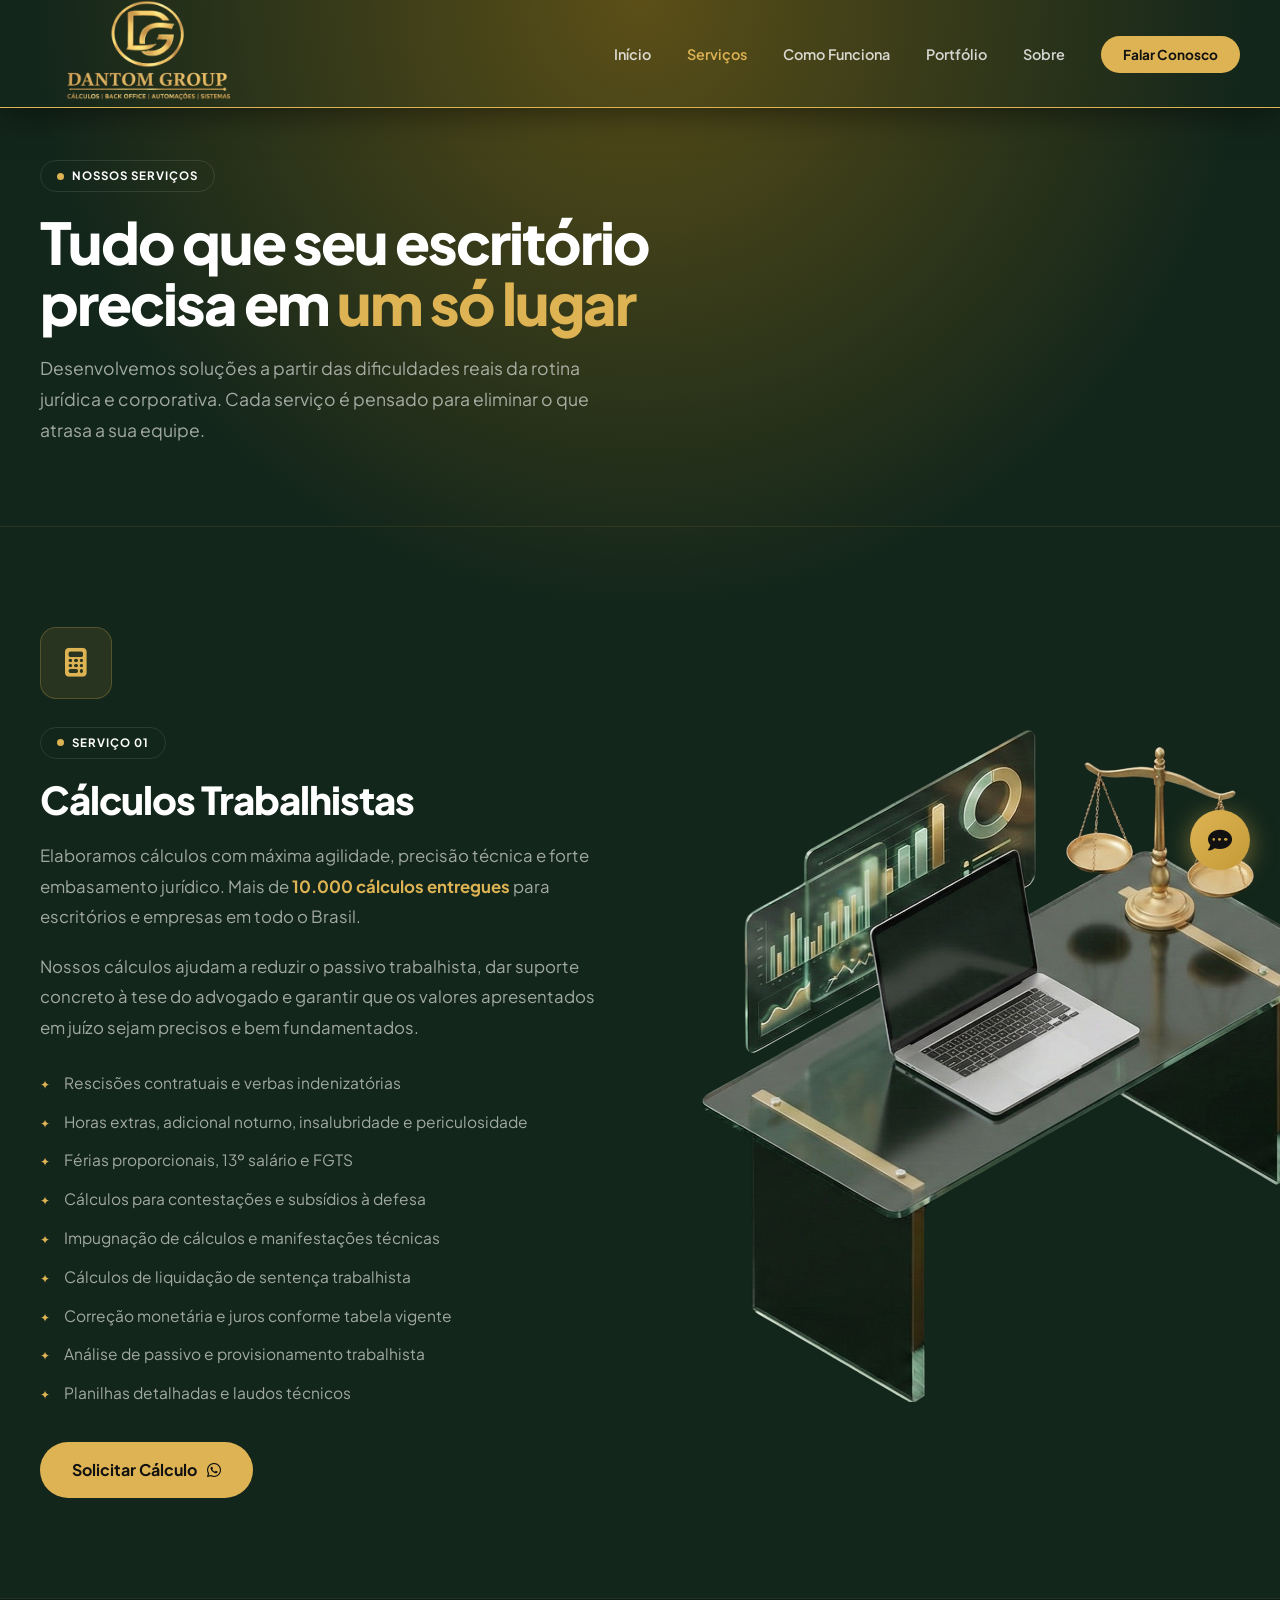
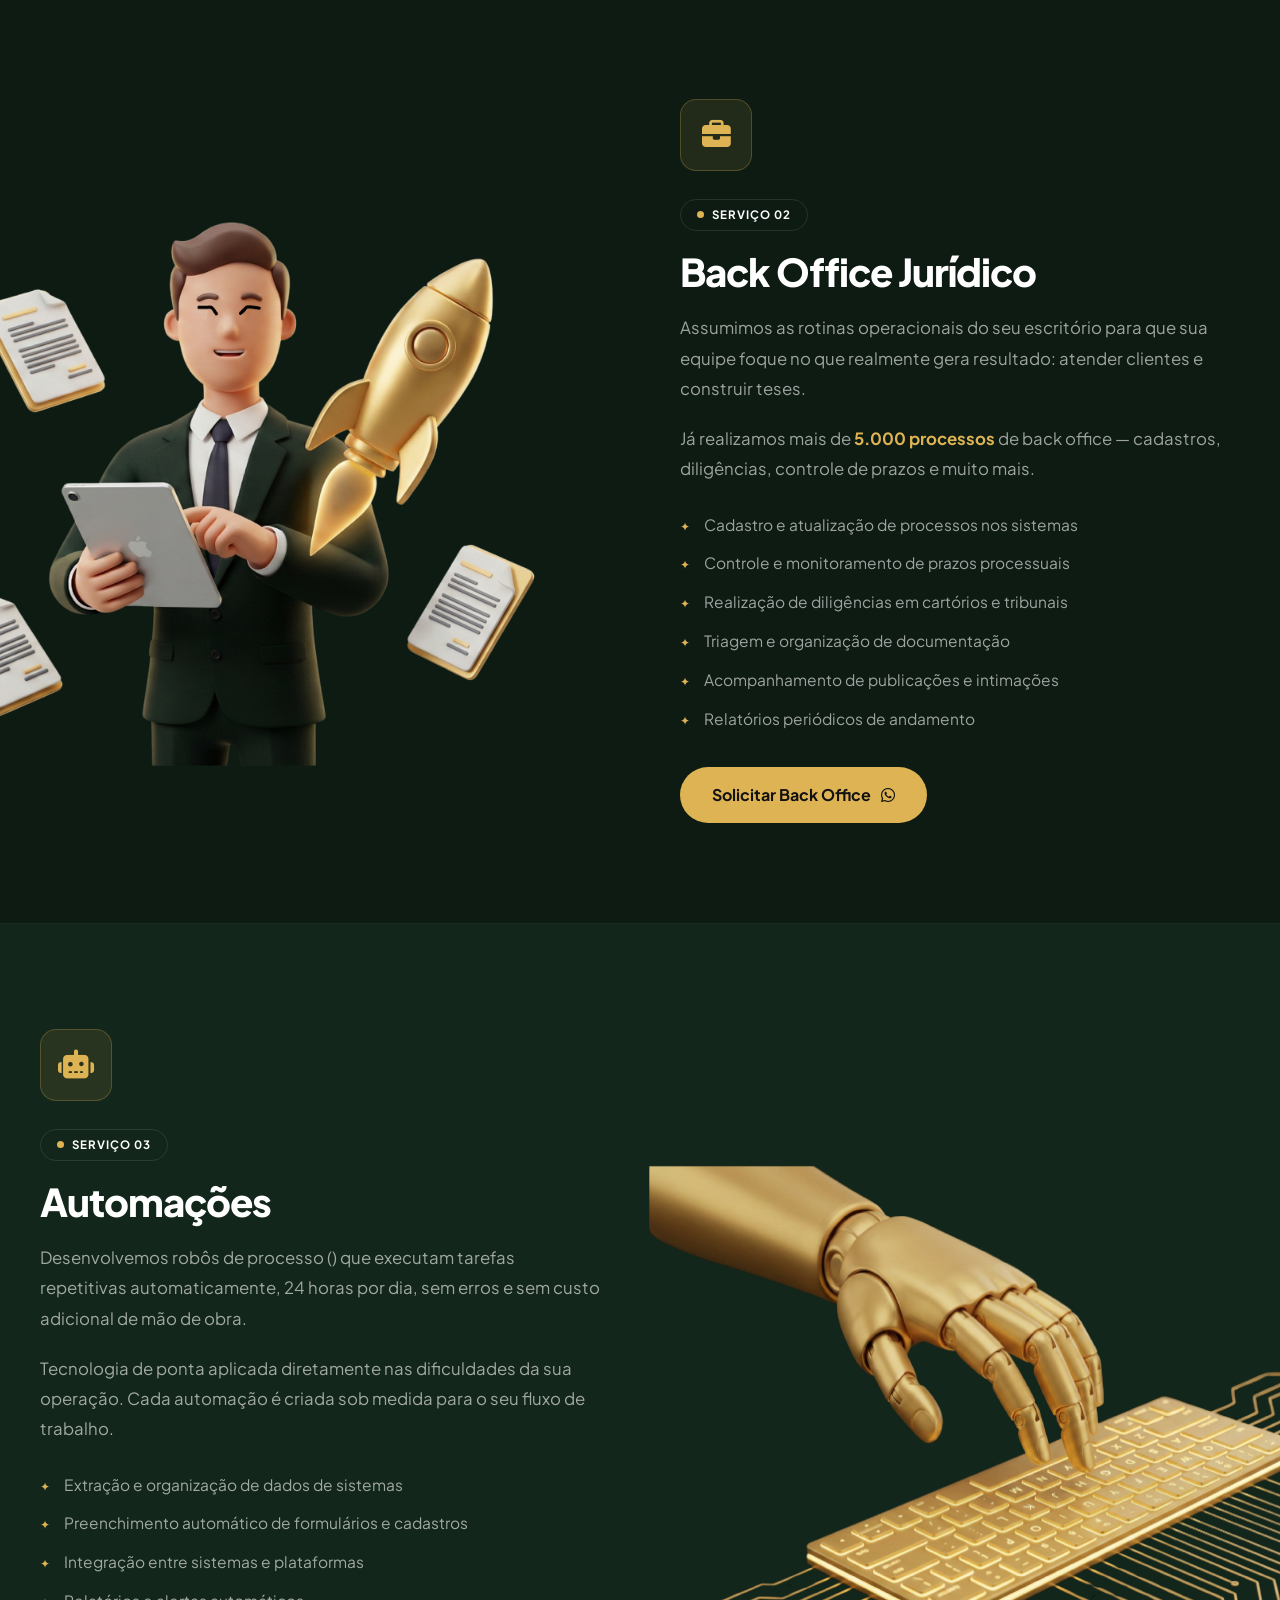
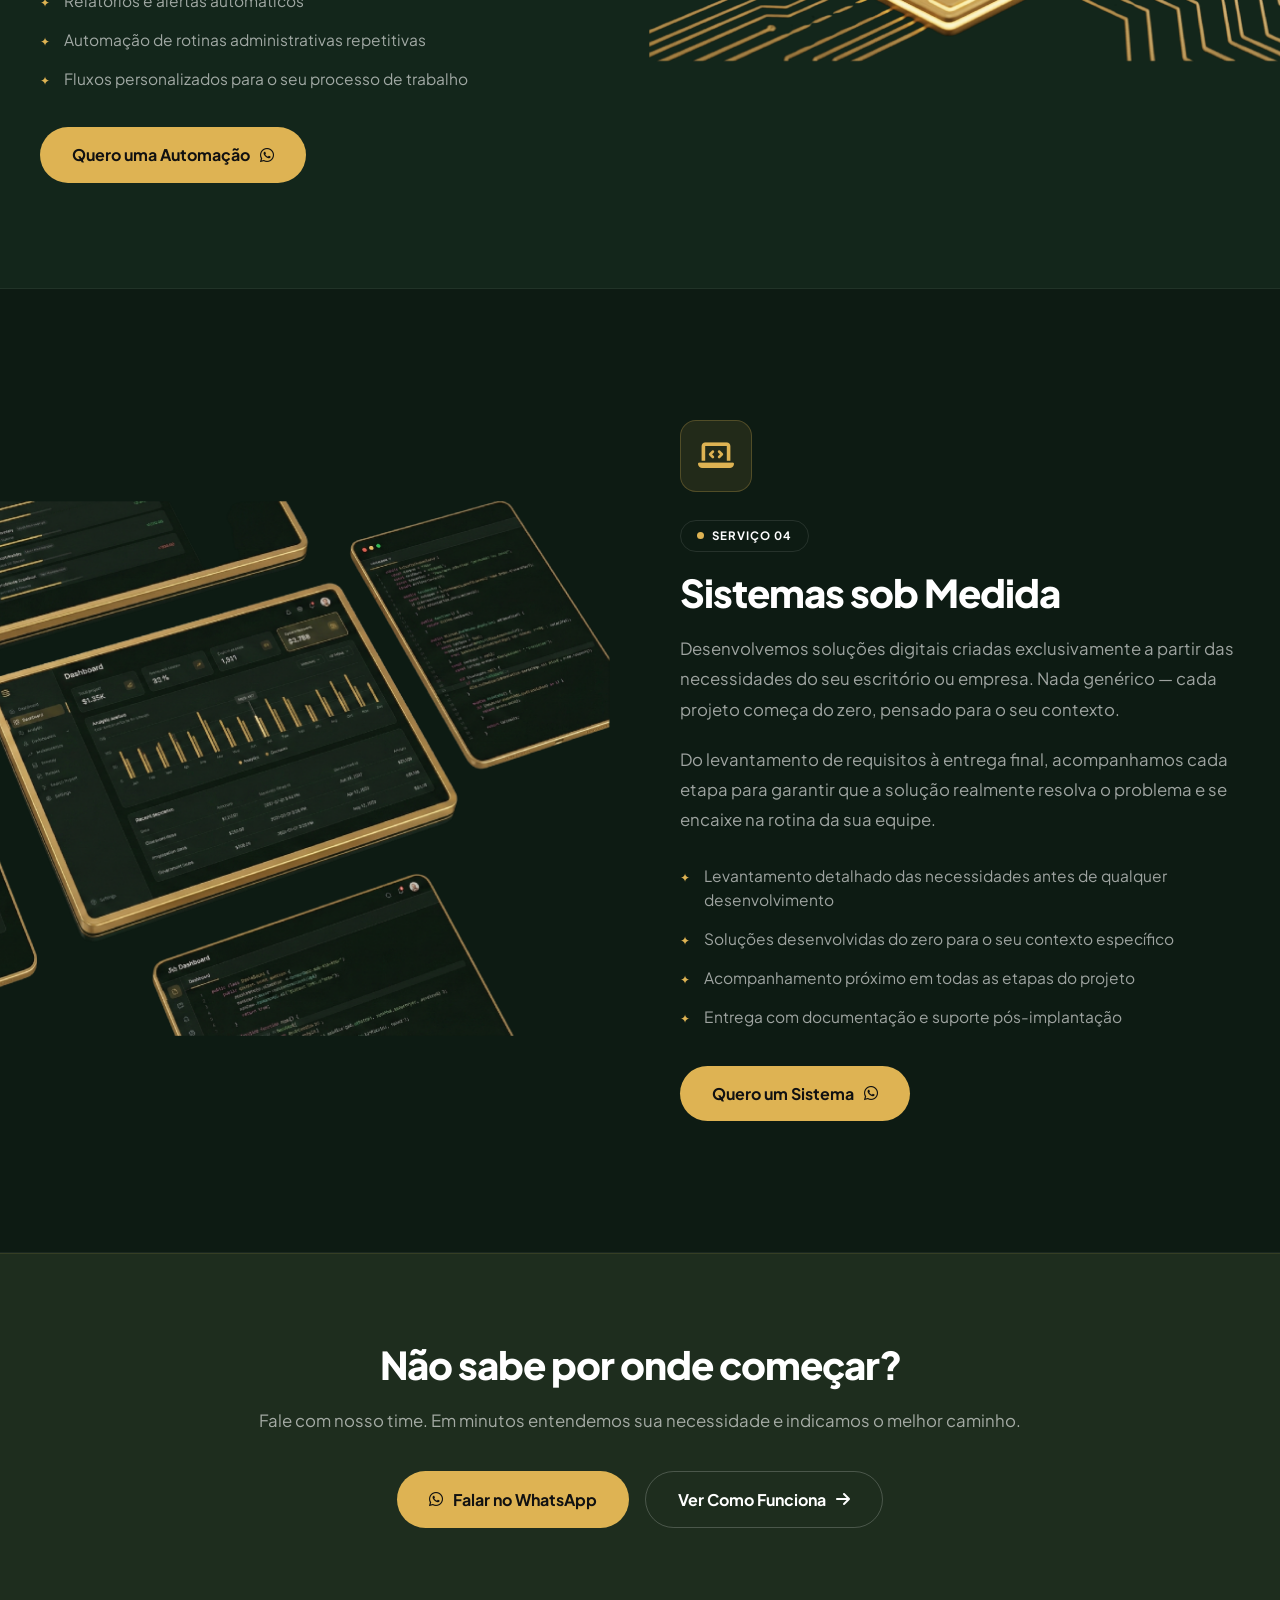
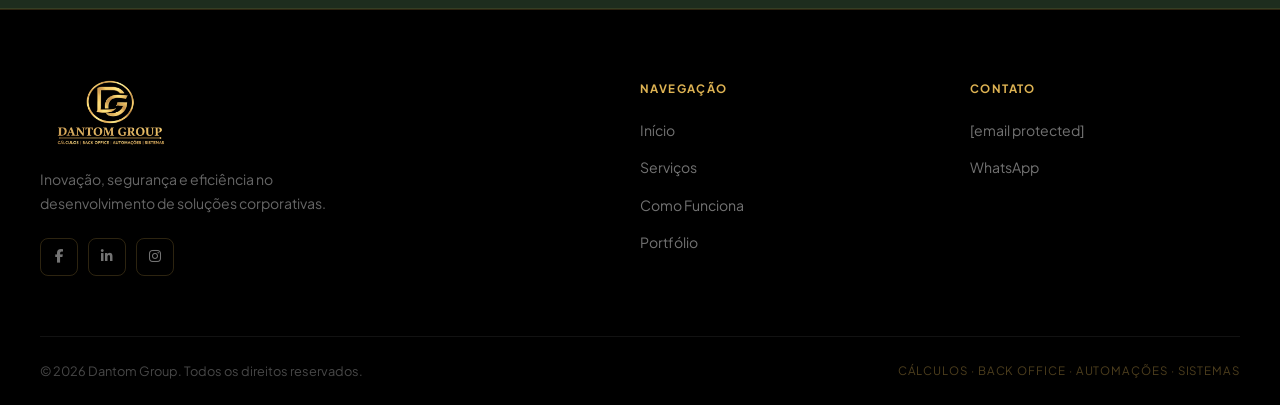
<file: servicos.html>
<!DOCTYPE html>
<html lang="pt-BR">
<head>
    <meta charset="UTF-8">
    <meta name="viewport" content="width=device-width, initial-scale=1.0">
    <title>Serviços — Dantom Group</title>
    <link rel="preconnect" href="https://fonts.googleapis.com">
    <link href="https://fonts.googleapis.com/css2?family=Plus+Jakarta+Sans:wght@400;500;600;700;800&display=swap" rel="stylesheet">
    <link rel="stylesheet" href="https://cdnjs.cloudflare.com/ajax/libs/font-awesome/6.4.0/css/all.min.css">
    <link rel="stylesheet" href="shared.css">
    <style>
        .page-hero { padding:160px 0 80px; border-bottom:1px solid rgba(222,179,83,0.1); }
        .page-hero h1 { font-size:clamp(2.8rem,4.5vw,4.5rem); font-weight:800; letter-spacing:-2px; line-height:1.05; margin-bottom:20px; }
        .page-hero p { color:var(--text-muted); font-size:1.1rem; max-width:580px; line-height:1.75; }

        .service-block { padding:100px 0; border-bottom:1px solid rgba(255,255,255,0.06); }
        .service-block:last-of-type { border-bottom:none; }
        .service-block-grid { display:grid; grid-template-columns:1fr 1fr; gap:80px; align-items:center; }
        .service-block-grid.reverse { direction:rtl; }
        .service-block-grid.reverse > * { direction:ltr; }

        .service-icon-big {
            width:72px; height:72px; border-radius:16px;
            background:rgba(222,179,83,0.1); border:1px solid rgba(222,179,83,0.25);
            display:flex; align-items:center; justify-content:center;
            font-size:1.8rem; color:var(--primary); margin-bottom:28px;
        }
        .service-block h2 { font-size:clamp(2rem,3vw,3rem); font-weight:800; letter-spacing:-1px; margin-bottom:20px; line-height:1.1; }
        .service-block p { color:var(--text-muted); font-size:1.05rem; line-height:1.8; margin-bottom:20px; }
        .service-features { list-style:none; display:flex; flex-direction:column; gap:14px; margin:28px 0 36px; }
        .service-features li { display:flex; align-items:flex-start; gap:14px; color:var(--text-muted); font-size:0.97rem; line-height:1.6; }
        .service-features li::before { content:'✦'; color:var(--primary); flex-shrink:0; font-size:0.75rem; margin-top:4px; }
        .service-img-wrap {
            width:130%; overflow:visible;
            background:transparent;
            display:flex; align-items:center; justify-content:center;
        }
        .service-img {
            width:100%; height:auto;
            object-fit:contain; object-position:center;
            display:block; border-radius:0;
            transition:transform .5s;
        }
        .service-img-wrap:hover .service-img { transform:scale(1.04); }

        .cta-strip { background:rgba(222,179,83,0.05); border-top:1px solid rgba(222,179,83,0.12); border-bottom:1px solid rgba(222,179,83,0.12); padding:80px 0; text-align:center; }
        .cta-strip h2 { font-size:clamp(1.8rem,3vw,3rem); font-weight:800; margin-bottom:12px; letter-spacing:-1px; }
        .cta-strip p { color:var(--text-muted); margin-bottom:36px; font-size:1.05rem; }
        .cta-btns { display:flex; gap:16px; justify-content:center; flex-wrap:wrap; }

        @media(max-width:968px){
            .service-block-grid { grid-template-columns:1fr; gap:40px; }
            .service-block-grid.reverse { direction:ltr; }
        }
    </style>
</head>
<body>

<header id="main-header">
    <nav class="container header-content">
        <a href="index.html" class="logo"><img src="logo-dantom-group.png" alt="Dantom Group"></a>
        <ul class="nav-links" id="mobile-menu">
            <li><a href="index.html">Início</a></li>
            <li><a href="servicos.html" class="active">Serviços</a></li>
            <li><a href="como-funciona.html">Como Funciona</a></li>
            <li><a href="portfolio.html">Portfólio</a></li>
            <li><a href="index.html#about">Sobre</a></li>
            <li><a href="https://wa.me/5511999999999" target="_blank" class="nav-cta">Falar Conosco</a></li>
        </ul>
        <div class="menu-toggle" onclick="document.getElementById('mobile-menu').classList.toggle('active')">
            <i class="fa-solid fa-bars"></i>
        </div>
    </nav>
</header>

<!-- HERO DA PÁGINA -->
<section class="page-hero">
    <div class="container">
        <div class="pill-tag"><div class="dot"></div> NOSSOS SERVIÇOS</div>
        <h1>Tudo que seu escritório<br>precisa em <span style="color:var(--primary);">um só lugar</span></h1>
        <p>Desenvolvemos soluções a partir das dificuldades reais da rotina jurídica e corporativa. Cada serviço é pensado para eliminar o que atrasa a sua equipe.</p>
    </div>
</section>

<!-- CÁLCULOS -->
<section class="service-block" id="calculos">
    <div class="container service-block-grid">
        <div>
            <div class="service-icon-big"><i class="fa-solid fa-calculator"></i></div>
            <div class="pill-tag"><div class="dot"></div> SERVIÇO 01</div>
            <h2>Cálculos Trabalhistas</h2>
            <p>Elaboramos cálculos com máxima agilidade, precisão técnica e forte embasamento jurídico. Mais de <strong style="color:var(--primary);">10.000 cálculos entregues</strong> para escritórios e empresas em todo o Brasil.</p>
            <p>Nossos cálculos ajudam a reduzir o passivo trabalhista, dar suporte concreto à tese do advogado e garantir que os valores apresentados em juízo sejam precisos e bem fundamentados.</p>
            <ul class="service-features">
                <li>Rescisões contratuais e verbas indenizatórias</li>
				<li>Horas extras, adicional noturno, insalubridade e periculosidade</li>
				<li>Férias proporcionais, 13º salário e FGTS</li>
				<li>Cálculos para contestações e subsídios à defesa</li>
				<li>Impugnação de cálculos e manifestações técnicas</li>
				<li>Cálculos de liquidação de sentença trabalhista</li>
				<li>Correção monetária e juros conforme tabela vigente</li>
				<li>Análise de passivo e provisionamento trabalhista</li>
				<li>Planilhas detalhadas e laudos técnicos</li>
            </ul>
            <a href="https://wa.me/5511999999999?text=Olá, tenho interesse em Cálculos Trabalhistas" target="_blank" class="btn btn-primary">Solicitar Cálculo <i class="fa-brands fa-whatsapp"></i></a>
        </div>
        <div>
            <div class="service-img-wrap"><img src="about_image.png.png" alt="Cálculos Trabalhistas" class="service-img"></div>
        </div>
    </div>
</section>

<!-- BACK OFFICE -->
<section class="service-block" id="backoffice" style="background:rgba(0,0,0,0.3);">
    <div class="container service-block-grid reverse">
        <div>
            <div class="service-icon-big"><i class="fa-solid fa-briefcase"></i></div>
            <div class="pill-tag"><div class="dot"></div> SERVIÇO 02</div>
            <h2>Back Office Jurídico</h2>
            <p>Assumimos as rotinas operacionais do seu escritório para que sua equipe foque no que realmente gera resultado: atender clientes e construir teses.</p>
            <p>Já realizamos mais de <strong style="color:var(--primary);">5.000 processos</strong> de back office — cadastros, diligências, controle de prazos e muito mais.</p>
            <ul class="service-features">
                <li>Cadastro e atualização de processos nos sistemas</li>
                <li>Controle e monitoramento de prazos processuais</li>
                <li>Realização de diligências em cartórios e tribunais</li>
                <li>Triagem e organização de documentação</li>
                <li>Acompanhamento de publicações e intimações</li>
                <li>Relatórios periódicos de andamento</li>
            </ul>
            <a href="https://wa.me/5511999999999?text=Olá, tenho interesse em Back Office Jurídico" target="_blank" class="btn btn-primary">Solicitar Back Office <i class="fa-brands fa-whatsapp"></i></a>
        </div>
        <div>
            <div class="service-img-wrap" style="width:200%;margin-left:-100%;overflow:visible;"><img src="services_image.png.png" alt="Back Office" class="service-img" style="width:100%;height:auto;"></div>
        </div>
    </div>
</section>

<!-- AUTOMAÇÕES -->
<section class="service-block" id="automacoes">
    <div class="container service-block-grid">
        <div>
            <div class="service-icon-big"><i class="fa-solid fa-robot"></i></div>
            <div class="pill-tag"><div class="dot"></div> SERVIÇO 03</div>
            <h2>Automações </h2>
            <p>Desenvolvemos robôs de processo () que executam tarefas repetitivas automaticamente, 24 horas por dia, sem erros e sem custo adicional de mão de obra.</p>
            <p>Tecnologia de ponta aplicada diretamente nas dificuldades da sua operação. Cada automação é criada sob medida para o seu fluxo de trabalho.</p>
            <ul class="service-features">
                <li>Extração e organização de dados de sistemas</li>
                <li>Preenchimento automático de formulários e cadastros</li>
                <li>Integração entre sistemas e plataformas</li>
                <li>Relatórios e alertas automáticos</li>
                <li>Automação de rotinas administrativas repetitivas</li>
                <li>Fluxos personalizados para o seu processo de trabalho</li>
            </ul>
            <a href="https://wa.me/5511999999999?text=Olá, tenho interesse em Automações " target="_blank" class="btn btn-primary">Quero uma Automação <i class="fa-brands fa-whatsapp"></i></a>
        </div>
        <div>
            <div class="service-img-wrap" style="width:250%;margin-left:-60%;overflow:visible;"><img src="portfolio_1.png.png" alt="Automação " class="service-img" style="width:100%;height:auto;background:transparent;"></div>
        </div>
    </div>
</section>

<!-- SISTEMAS -->
<section class="service-block" id="sistemas" style="background:rgba(0,0,0,0.3);">
    <div class="container service-block-grid reverse">
        <div>
            <div class="service-icon-big"><i class="fa-solid fa-laptop-code"></i></div>
            <div class="pill-tag"><div class="dot"></div> SERVIÇO 04</div>
            <h2>Sistemas sob Medida</h2>
            <p>Desenvolvemos soluções digitais criadas exclusivamente a partir das necessidades do seu escritório ou empresa. Nada genérico — cada projeto começa do zero, pensado para o seu contexto.</p>
            <p>Do levantamento de requisitos à entrega final, acompanhamos cada etapa para garantir que a solução realmente resolva o problema e se encaixe na rotina da sua equipe.</p>
            <ul class="service-features">
                <li>Levantamento detalhado das necessidades antes de qualquer desenvolvimento</li>
                <li>Soluções desenvolvidas do zero para o seu contexto específico</li>
                <li>Acompanhamento próximo em todas as etapas do projeto</li>
                <li>Entrega com documentação e suporte pós-implantação</li>
            </ul>
            <a href="https://wa.me/5511999999999?text=Olá, tenho interesse em um Sistema sob Medida" target="_blank" class="btn btn-primary">Quero um Sistema <i class="fa-brands fa-whatsapp"></i></a>
        </div>
        <div>
            <div class="service-img-wrap" style="width:250%;margin-left:-95%;overflow:visible;"><img src="portfolio_2.png.png" alt="Sistemas sob Medida" class="service-img" style="width:100%;height:auto;background:transparent;"></div>
        </div>
    </div>
</section>

<!-- CTA -->
<section class="cta-strip">
    <div class="container">
        <h2>Não sabe por onde começar?</h2>
        <p>Fale com nosso time. Em minutos entendemos sua necessidade e indicamos o melhor caminho.</p>
        <div class="cta-btns">
            <a href="https://wa.me/5511999999999" target="_blank" class="btn btn-primary"><i class="fa-brands fa-whatsapp"></i> Falar no WhatsApp</a>
            <a href="como-funciona.html" class="btn btn-outline">Ver Como Funciona <i class="fa-solid fa-arrow-right"></i></a>
        </div>
    </div>
</section>

<!-- FOOTER -->
<footer class="site-footer">
    <div class="container">
        <div class="footer-grid">
            <div>
                <img src="logo-dantom-group.png" alt="Dantom Group" class="footer-logo">
                <p class="footer-desc">Inovação, segurança e eficiência no desenvolvimento de soluções corporativas.</p>
                <div class="footer-socials">
                    <a href="#"><i class="fa-brands fa-facebook-f"></i></a>
                    <a href="#"><i class="fa-brands fa-linkedin-in"></i></a>
                    <a href="#"><i class="fa-brands fa-instagram"></i></a>
                </div>
            </div>
            <div class="footer-col">
                <h4>Navegação</h4>
                <ul>
                    <li><a href="index.html">Início</a></li>
                    <li><a href="servicos.html">Serviços</a></li>
                    <li><a href="como-funciona.html">Como Funciona</a></li>
                    <li><a href="portfolio.html">Portfólio</a></li>
                </ul>
            </div>
            <div class="footer-col">
                <h4>Contato</h4>
                <ul>
                    <li><a href="/cdn-cgi/l/email-protection#b8dbd7d6ccd9ccd7f8dcd9d6ccd7d5dfcad7cdc896dbd7d596daca"><span class="__cf_email__" data-cfemail="77141819031603183713161903181a10051802075914181a591505">[email&#160;protected]</span></a></li>
                    <li><a href="https://wa.me/5511999999999" target="_blank">WhatsApp</a></li>
                </ul>
            </div>
        </div>
        <div class="footer-bottom">
            <p>© 2026 Dantom Group. Todos os direitos reservados.</p>
            <span>Cálculos · Back Office · Automações · Sistemas</span>
        </div>
    </div>
</footer>

<div id="chatbot-widget">
    <div id="chatbot-window">
        <div class="chat-header">
            <div class="chat-header-left">
                <div class="chat-avatar-badge">DG</div>
                <div class="chat-header-info"><h3>Dantom AI</h3><small>Online agora</small></div>
            </div>
            <i class="fa-solid fa-xmark close-btn" id="chat-close-btn"></i>
        </div>
        <div class="chat-messages" id="chat-box"></div>
        <div class="chat-input-area">
            <input type="text" id="chat-input" placeholder="Digite sua resposta...">
            <button id="chat-send-btn"><i class="fa-solid fa-paper-plane"></i></button>
        </div>
    </div>
    <button id="chatbot-btn"><i class="fa-solid fa-comment-dots"></i></button>
</div>

<script>
window.addEventListener('scroll',function(){ document.getElementById('main-header').classList.toggle('scrolled',window.scrollY>40); });
var chatState=0,userData={nome:'',interesse:'',empresa:''};
var chatBox=document.getElementById('chat-box'),chatInput=document.getElementById('chat-input'),chatWin=document.getElementById('chatbot-window');
function toggleChat(){ chatWin.classList.toggle('active'); if(chatState===0&&chatWin.classList.contains('active')){ chatState=1; setTimeout(function(){ addMsg('bot','Olá! Sou o assistente da <strong>Dantom Group</strong>. Qual é o seu nome?'); },300); } }
function addMsg(s,t){ var d=document.createElement('div'); d.className='msg '+s; d.innerHTML=t; chatBox.appendChild(d); chatBox.scrollTop=chatBox.scrollHeight; }
function processInput(){ var t=chatInput.value.trim(); if(!t)return; addMsg('user',t); chatInput.value=''; setTimeout(function(){ reply(t); },600); }
function reply(t){
    if(chatState===1){ userData.nome=t; chatState=2; addMsg('bot','Prazer, <strong>'+t+'</strong>! Qual serviço te interessa?<br><br><b>1</b> - Cálculos Trabalhistas<br><b>2</b> - Back Office Jurídico<br><b>3</b> - Automação <br><b>4</b> - Sistemas sob Medida'); }
    else if(chatState===2){ var m={'1':'Cálculos Trabalhistas','2':'Back Office Jurídico','3':'Automação ','4':'Sistemas sob Medida'}; if(m[t]){ userData.interesse=m[t]; chatState=3; addMsg('bot','Ótimo! Você representa alguma empresa?'); } else addMsg('bot','Digite 1, 2, 3 ou 4.'); }
    else if(chatState===3){ userData.empresa=(/n[ãa]o/i.test(t))?'':t; addMsg('bot','Perfeito! Conectando ao WhatsApp... ✅'); chatState=4; setTimeout(function(){ var msg='Olá, me chamo '+userData.nome+'%0ATenho interesse em '+userData.interesse; if(userData.empresa) msg+='%0AVim da empresa '+userData.empresa; window.open('https://wa.me/5511999999999?text='+msg,'_blank'); },1500); }
}
document.getElementById('chatbot-btn').addEventListener('click', toggleChat);
document.getElementById('chat-close-btn').addEventListener('click', toggleChat);
document.getElementById('chat-send-btn').addEventListener('click', processInput);
document.getElementById('chat-input').addEventListener('keypress', function(e){ if(e.key==='Enter') processInput(); });
</script>
</body>
</html>
</file>
<file: shared.css>
/* CSS compartilhado entre todas as páginas */
:root {
    --bg-body: #0d120f;
    --bg-surface: #000000;
    --bg-card: #111711;
    --primary: #DEB353;
    --primary-hover: #e8c675;
    --text-main: #FFFFFF;
    --text-muted: rgba(255,255,255,0.6);
    --border-color: rgba(222,179,83,0.2);
    --gradient-accent: radial-gradient(circle at top, rgb(179 129 19 / 45%) 0%, rgba(13,18,15,0) 55%);
}
*, *::before, *::after { box-sizing: border-box; margin: 0; padding: 0; }
html { scroll-behavior: smooth; }
body {
    font-family: 'Plus Jakarta Sans', sans-serif;
    background-color: #13261b;
    background-image: var(--gradient-accent);
    background-attachment: fixed;
    color: var(--text-main);
    overflow-x: hidden;
    line-height: 1.6;
}
a { text-decoration: none; color: inherit; }
.container { max-width: 1300px; margin: 0 auto; padding: 0 40px; }

/* NAV */
header {
    position: fixed;
    top: 0;
    left: 0;
    right: 0;
    z-index: 500;
    padding: 0px 0;
    background: rgb(14 35 23 / 0%);
    border-bottom: 1px solid rgb(222 179 83);
    box-shadow: 0 4px 32px rgba(0,0,0,0.5);
    transition: background 0.3s;
}
header.scrolled {
    background: rgba(13,18,15,0.99);
    border-bottom: 1px solid rgba(222,179,83,0.2);
}
.header-content { display: flex; justify-content: space-between; align-items: center; }
.logo img { height: 100px; width: auto; object-fit: contain; }
.nav-links { display: flex; gap: 36px; list-style: none; align-items: center; }
.nav-links a { font-weight: 600; font-size: 0.9rem; transition: color 0.2s; color: rgba(255,255,255,0.8); }
.nav-links a:hover, .nav-links a.active { color: var(--primary); }
.nav-cta {
    background: var(--primary); color: #111 !important;
    padding: 10px 22px; border-radius: 50px;
    font-weight: 700 !important; font-size: 0.85rem !important;
    transition: background 0.2s, transform 0.2s !important;
}
.nav-cta:hover { background: var(--primary-hover) !important; transform: translateY(-1px); }
.menu-toggle { display: none; font-size: 1.5rem; cursor: pointer; color: var(--text-main); }

/* BOTÕES */
.btn {
    display: inline-flex; align-items: center; justify-content: center;
    padding: 15px 32px; border-radius: 50px;
    font-weight: 700; font-size: 1rem; cursor: pointer;
    transition: all 0.3s ease; gap: 10px;
}
.btn-primary { background: var(--primary); color: #111; }
.btn-primary:hover { background: var(--primary-hover); transform: translateY(-2px); box-shadow: 0 10px 28px rgba(222,179,83,0.35); }
.btn-outline { background: transparent; color: var(--text-main); border: 1px solid rgba(255,255,255,0.2); }
.btn-outline:hover { border-color: var(--primary); color: var(--primary); }

/* PILL TAG */
.pill-tag {
    display: inline-flex; align-items: center; gap: 8px;
    padding: 6px 16px; border-radius: 50px;
    border: 1px solid rgba(255,255,255,0.1);
    font-size: 0.72rem; font-weight: 700;
    letter-spacing: 1px; text-transform: uppercase; margin-bottom: 20px;
}
.pill-tag .dot { width: 7px; height: 7px; border-radius: 50%; background: var(--primary); }

/* FOOTER */
.site-footer {
    background: #000;
    padding: 70px 0 0;
    border-top: 1px solid rgba(222,179,83,0.2);
}
.footer-grid { display: grid; grid-template-columns: 2fr 1fr 1fr; gap: 60px; padding-bottom: 60px; border-bottom: 1px solid rgba(255,255,255,0.07); }
.footer-logo { height: 65px; width: auto; margin-bottom: 16px; }
.footer-desc { color: rgba(255,255,255,0.4); font-size: 0.88rem; line-height: 1.7; max-width: 290px; }
.footer-socials { display: flex; gap: 10px; margin-top: 22px; }
.footer-socials a {
    width: 38px; height: 38px; border-radius: 8px;
    border: 1px solid rgba(222,179,83,0.2);
    display: flex; align-items: center; justify-content: center;
    color: rgba(255,255,255,0.45); font-size: 0.85rem;
    transition: all 0.2s;
}
.footer-socials a:hover { border-color: var(--primary); color: var(--primary); background: rgba(222,179,83,0.08); }
.footer-col h4 { font-size: 0.72rem; font-weight: 700; letter-spacing: 0.12em; text-transform: uppercase; color: var(--primary); margin-bottom: 18px; }
.footer-col ul { list-style: none; display: flex; flex-direction: column; gap: 12px; }
.footer-col ul li a { color: rgba(255,255,255,0.45); font-size: 0.88rem; transition: color 0.2s; }
.footer-col ul li a:hover { color: var(--primary); }
.footer-bottom { padding: 24px 0; display: flex; align-items: center; justify-content: space-between; }
.footer-bottom p { color: rgba(255,255,255,0.28); font-size: 0.8rem; }
.footer-bottom span { color: rgba(222,179,83,0.35); font-size: 0.72rem; letter-spacing: 0.08em; text-transform: uppercase; }

/* CHATBOT */
#chatbot-widget { position: fixed; bottom: 30px; right: 30px; z-index: 9999; font-family: 'Plus Jakarta Sans', sans-serif; }
#chatbot-btn {
    width: 60px; height: 60px; border-radius: 50%;
    background: linear-gradient(135deg, var(--primary), #c49a38);
    color: #111; display: flex; align-items: center; justify-content: center;
    font-size: 24px; cursor: pointer; border: none; outline: none;
    box-shadow: 0 5px 24px rgba(222,179,83,0.5);
    transition: transform 0.3s, box-shadow 0.3s;
}
#chatbot-btn:hover { transform: scale(1.1); box-shadow: 0 8px 32px rgba(222,179,83,0.65); }
#chatbot-window {
    position: absolute; bottom: 80px; right: 0;
    width: 350px; height: 490px;
    background: var(--bg-surface); border: 1px solid rgba(222,179,83,0.25);
    border-radius: 16px; display: flex; flex-direction: column; overflow: hidden;
    box-shadow: 0 20px 60px rgba(0,0,0,0.7);
    opacity: 0; pointer-events: none;
    transform: translateY(20px) scale(0.97);
    transition: all 0.35s cubic-bezier(0.34,1.56,0.64,1);
}
#chatbot-window.active { opacity: 1; pointer-events: auto; transform: translateY(0) scale(1); }
.chat-header { background: linear-gradient(135deg,#1a2e1e,#0f1f13); padding: 14px 18px; display: flex; align-items: center; justify-content: space-between; border-bottom: 1px solid rgba(222,179,83,0.2); }
.chat-header-left { display: flex; align-items: center; gap: 10px; }
.chat-avatar-badge { width: 36px; height: 36px; border-radius: 50%; background: linear-gradient(135deg,var(--primary),#c49a38); display: flex; align-items: center; justify-content: center; font-size: 0.72rem; font-weight: 800; color: #111; }
.chat-header-info h3 { font-size: 0.9rem; font-weight: 700; color: var(--primary); }
.chat-header-info small { font-size: 0.67rem; color: #5dba5d; display: flex; align-items: center; gap: 4px; }
.chat-header-info small::before { content:''; display:inline-block; width:6px; height:6px; border-radius:50%; background:#5dba5d; animation: pulseG 2s infinite; }
@keyframes pulseG { 0%,100%{opacity:1} 50%{opacity:0.3} }
.close-btn { cursor: pointer; color: rgba(255,255,255,0.5); font-size: 1rem; transition: color 0.2s; }
.close-btn:hover { color: #fff; }
.chat-messages { flex:1; padding:15px; overflow-y:auto; display:flex; flex-direction:column; gap:12px; }
.chat-messages::-webkit-scrollbar { width: 3px; }
.chat-messages::-webkit-scrollbar-thumb { background: #2a3a2e; border-radius: 4px; }
.msg { padding:10px 14px; border-radius:8px; font-size:0.88rem; max-width:85%; line-height:1.5; }
.msg.bot { background:#1a2e1e; align-self:flex-start; border-bottom-left-radius:0; }
.msg.user { background:var(--primary); color:#111; align-self:flex-end; border-bottom-right-radius:0; font-weight:600; }
.chat-input-area { display:flex; padding:14px; background:#0d1f11; border-top:1px solid rgba(222,179,83,0.15); gap:8px; }
.chat-input-area input { flex:1; background:transparent; border:none; color:#fff; outline:none; font-family:inherit; font-size:0.88rem; }
.chat-input-area input::placeholder { color:rgba(255,255,255,0.3); }
.chat-input-area button { background:var(--primary); border:none; border-radius:8px; color:#111; cursor:pointer; font-size:0.95rem; padding:8px 12px; transition:background 0.2s; }
.chat-input-area button:hover { background:var(--primary-hover); }

@media(max-width:968px){
    .footer-grid { grid-template-columns:1fr; gap:40px; }
    .footer-bottom { flex-direction:column; gap:8px; text-align:center; }
    .nav-links { display:none; flex-direction:column; position:absolute; top:85px; left:0; width:100%; background:rgba(13,18,15,0.98); padding:24px 40px; gap:20px; border-bottom:1px solid rgba(222,179,83,0.15); }
    .nav-links.active { display:flex; }
    .menu-toggle { display:block; }
}
</file>
